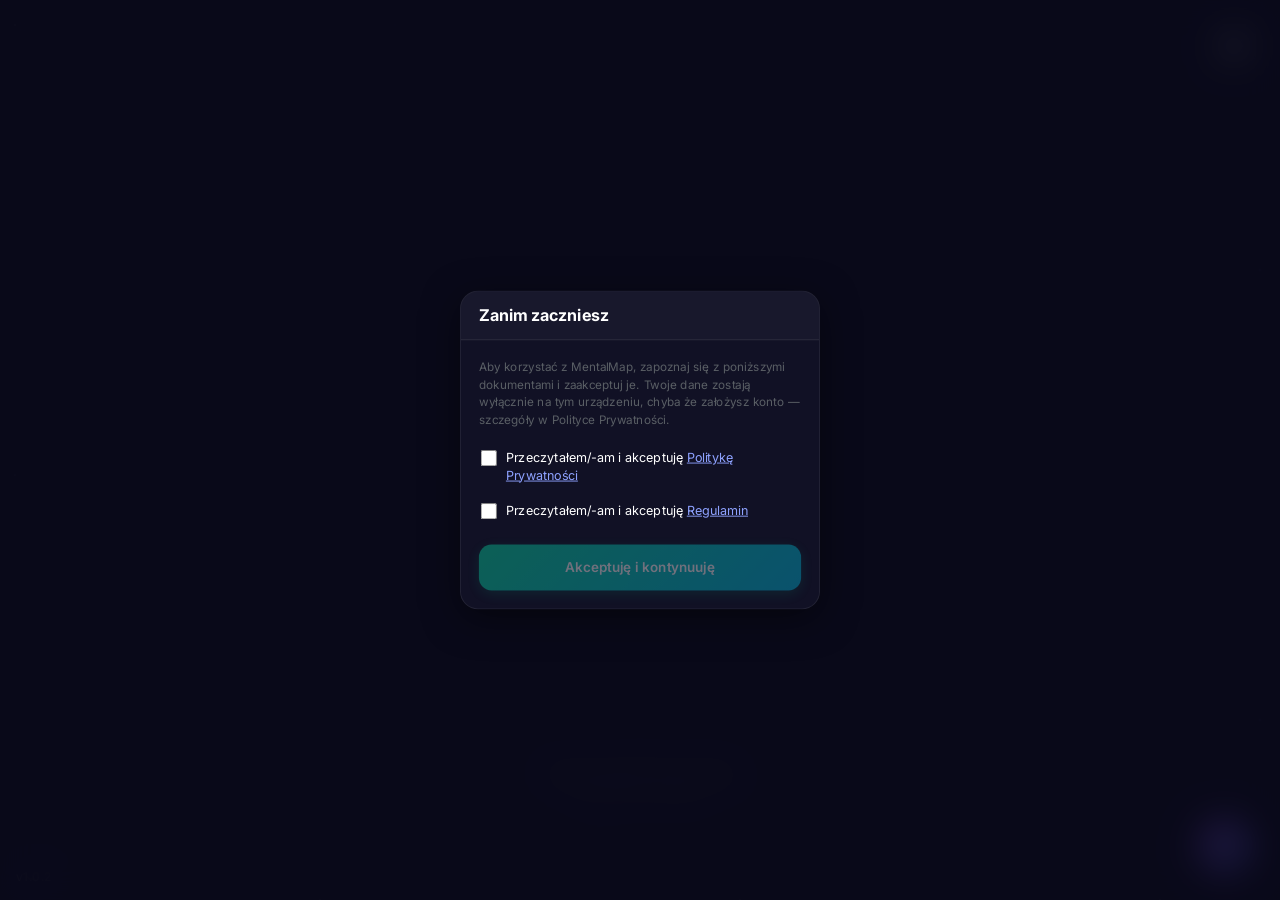
<file: index.html>
<!DOCTYPE html>
<html lang="pl">
<head>
    <meta charset="UTF-8">
    <meta name="viewport" content="width=device-width, initial-scale=1.0, maximum-scale=1.0, user-scalable=no">
    <meta name="description" content="MentalMap — Twoja mapa relacji w formie układu planetarnego. Określ bliskość swoich relacji.">
    <meta name="theme-color" content="#0a0a1a">
    <meta name="apple-mobile-web-app-capable" content="yes">
    <meta name="apple-mobile-web-app-status-bar-style" content="black-translucent">
    <title>MentalMap — Mapa Relacji</title>
    <link rel="manifest" href="manifest.json">
    <link rel="apple-touch-icon" href="icon-192.png">
    <link rel="preconnect" href="https://fonts.googleapis.com">
    <link rel="preconnect" href="https://fonts.gstatic.com" crossorigin>
    <link href="https://fonts.googleapis.com/css2?family=Inter:wght@300;400;500;600;700&display=swap" rel="stylesheet">
    <link rel="stylesheet" href="style.css?v=1.0.2">
</head>
<body>
    <script>
        if ('serviceWorker' in navigator) {
            window.addEventListener('load', () => {
                navigator.serviceWorker.register('./sw.js').catch(err => console.error('SW registration failed:', err));
            });
        }
    </script>

    <!-- Stars background layer -->
    <div id="stars-bg"></div>

    <!-- Map viewport for pan/zoom/tilt -->
    <div id="map-viewport">

    <!-- Main solar system view -->
    <div id="solar-system">
        <!-- Orbital rings: outer first (bottom), inner last (top) for correct click handling -->
        <div class="orbit-ring" data-level="0"></div>
        <div class="orbit-ring" data-level="1"></div>
        <div class="orbit-ring" data-level="2"></div>
        <div class="orbit-ring" data-level="3"></div>

        <!-- Individual orbit lines -->
        <div id="orbit-lines-container"></div>

        <!-- Sun (You) -->
        <div id="sun">
            <div class="sun-core"></div>
            <div class="sun-glow"></div>
        </div>

        <!-- Planets will be dynamically inserted here -->
        <div id="planets-container"></div>
    </div>

    <!-- Labels on a separate high z-index layer (outside solar-system for proper stacking) -->
    <div id="labels-container"></div>

    <!-- Planet action menus on the topmost layer, above labels, so they're never covered by a name -->
    <div id="planet-menu-container"></div>

    <!-- Level labels -->
    <div id="level-labels">
        <span class="level-label level-label--3">Poziom 3</span>
        <span class="level-label level-label--2">Poziom 2</span>
        <span class="level-label level-label--1">Poziom 1</span>
    </div>

    </div><!-- /map-viewport -->

    <!-- Ranking View -->
    <div id="ranking-view" class="hidden">
        <button type="button" class="btn-icon view-close-btn" id="btn-close-ranking" aria-label="Zamknij">
            <svg width="24" height="24" viewBox="0 0 24 24" fill="none">
                <path d="M18 6L6 18M6 6L18 18" stroke="currentColor" stroke-width="2" stroke-linecap="round" stroke-linejoin="round"/>
            </svg>
        </button>
        <h2 class="ranking-title">Ranking Relacji</h2>
        <div id="ranking-list"></div>
    </div>

    <!-- Stats View -->
    <div id="stats-view" class="hidden">
        <button type="button" class="btn-icon view-close-btn" id="btn-close-stats" aria-label="Zamknij">
            <svg width="24" height="24" viewBox="0 0 24 24" fill="none">
                <path d="M18 6L6 18M6 6L18 18" stroke="currentColor" stroke-width="2" stroke-linecap="round" stroke-linejoin="round"/>
            </svg>
        </button>
        <h2 class="stats-title">Statystyki Odpowiedzi</h2>
        <div id="stats-list"></div>
    </div>

    <!-- Icon menu: one hamburger toggle, three items revealed below it -->
    <nav id="icon-menu">
        <button id="btn-menu-toggle" class="btn-top" style="top: 24px;" aria-label="Menu" aria-expanded="false">
            <svg xmlns="http://www.w3.org/2000/svg" width="24" height="24" viewBox="0 0 24 24" fill="none" stroke="currentColor" stroke-width="2" stroke-linecap="round" stroke-linejoin="round">
                <line x1="3" y1="6" x2="21" y2="6"></line>
                <line x1="3" y1="12" x2="21" y2="12"></line>
                <line x1="3" y1="18" x2="21" y2="18"></line>
            </svg>
        </button>

        <!-- Toggle View Button -->
        <button id="btn-toggle-view" class="btn-top icon-menu-item" style="top: 76px;" aria-label="Ranking">
            <svg xmlns="http://www.w3.org/2000/svg" width="24" height="24" viewBox="0 0 24 24" fill="none" stroke="currentColor" stroke-width="2" stroke-linecap="round" stroke-linejoin="round">
                <line x1="8" y1="6" x2="21" y2="6"></line>
                <line x1="8" y1="12" x2="21" y2="12"></line>
                <line x1="8" y1="18" x2="21" y2="18"></line>
                <line x1="3" y1="6" x2="3.01" y2="6"></line>
                <line x1="3" y1="12" x2="3.01" y2="12"></line>
                <line x1="3" y1="18" x2="3.01" y2="18"></line>
            </svg>
        </button>

        <!-- Stats Button -->
        <button id="btn-stats" class="btn-top icon-menu-item" style="top: 128px;" aria-label="Statystyki">
            <svg xmlns="http://www.w3.org/2000/svg" width="24" height="24" viewBox="0 0 24 24" fill="none" stroke="currentColor" stroke-width="2" stroke-linecap="round" stroke-linejoin="round">
                <line x1="12" y1="20" x2="12" y2="10"></line>
                <line x1="18" y1="20" x2="18" y2="4"></line>
                <line x1="6" y1="20" x2="6" y2="16"></line>
            </svg>
        </button>

        <!-- Settings Button -->
        <button id="btn-settings" class="btn-top icon-menu-item" style="top: 180px;" aria-label="Ustawienia">
            <svg xmlns="http://www.w3.org/2000/svg" width="24" height="24" viewBox="0 0 24 24" fill="none" stroke="currentColor" stroke-width="2" stroke-linecap="round" stroke-linejoin="round">
                <circle cx="12" cy="12" r="3"></circle>
                <path d="M19.4 15a1.65 1.65 0 0 0 .33 1.82l.06.06a2 2 0 1 1-2.83 2.83l-.06-.06a1.65 1.65 0 0 0-1.82-.33 1.65 1.65 0 0 0-1 1.51V21a2 2 0 0 1-4 0v-.09A1.65 1.65 0 0 0 9 19.4a1.65 1.65 0 0 0-1.82.33l-.06.06a2 2 0 1 1-2.83-2.83l.06-.06a1.65 1.65 0 0 0 .33-1.82 1.65 1.65 0 0 0-1.51-1H3a2 2 0 0 1 0-4h.09A1.65 1.65 0 0 0 4.6 9a1.65 1.65 0 0 0-.33-1.82l-.06-.06a2 2 0 1 1 2.83-2.83l.06.06a1.65 1.65 0 0 0 1.82.33H9a1.65 1.65 0 0 0 1-1.51V3a2 2 0 0 1 4 0v.09a1.65 1.65 0 0 0 1 1.51 1.65 1.65 0 0 0 1.82-.33l.06-.06a2 2 0 1 1 2.83 2.83l-.06.06a1.65 1.65 0 0 0-.33 1.82V9a1.65 1.65 0 0 0 1.51 1H21a2 2 0 0 1 0 4h-.09a1.65 1.65 0 0 0-1.51 1z"></path>
            </svg>
        </button>
    </nav>

    <!-- Floating Action Button -->
    <button id="fab-add" aria-label="Dodaj nową osobę">
        <svg width="28" height="28" viewBox="0 0 28 28" fill="none">
            <path d="M14 4V24M4 14H24" stroke="white" stroke-width="2.5" stroke-linecap="round"/>
        </svg>
    </button>

    <!-- Survey Modal -->
    <div id="survey-modal" class="modal-overlay" aria-hidden="true">
        <div class="modal-container">
            <div class="modal-header">
                <h2 id="modal-title">Nowa relacja</h2>
                <button id="btn-cancel" class="btn-icon" aria-label="Zamknij">
                    <svg width="24" height="24" viewBox="0 0 24 24" fill="none">
                        <path d="M6 6L18 18M6 18L18 6" stroke="currentColor" stroke-width="2" stroke-linecap="round"/>
                    </svg>
                </button>
            </div>

            <form id="survey-form">
                <!-- Name input -->
                <div class="form-group name-group">
                    <label for="person-name" class="form-label">
                        <svg width="20" height="20" viewBox="0 0 20 20" fill="none" style="vertical-align: middle; margin-right: 6px;">
                            <circle cx="10" cy="7" r="4" stroke="currentColor" stroke-width="1.5" fill="none"/>
                            <path d="M2 18C2 14.5 5.5 12 10 12C14.5 12 18 14.5 18 18" stroke="currentColor" stroke-width="1.5" stroke-linecap="round" fill="none"/>
                        </svg>
                        Imię i nazwisko
                    </label>
                    <input type="text" id="person-name" placeholder="np. Jan Kowalski" required autocomplete="off">
                </div>

                <!-- Color picker -->
                <div class="form-group color-group">
                    <label class="form-label">
                        <svg width="20" height="20" viewBox="0 0 20 20" fill="none" style="vertical-align: middle; margin-right: 6px;">
                            <path d="M10 2a8 8 0 100 16 8 8 0 000-16z" stroke="currentColor" stroke-width="1.5"/>
                            <path d="M10 2c3.5 0 6 3.5 6 7.5s-2.5 7.5-6 7.5c-3.5 0-4-3-4-7.5C6 5.5 6.5 2 10 2z" stroke="currentColor" stroke-width="1.5"/>
                        </svg>
                        Kolor planety
                    </label>
                    <div id="color-picker" class="color-picker">
                        <!-- Swatches injected by JS -->
                    </div>
                </div>

                <!-- Alternative color method: personality (DISC / 4 colors) mini-survey.
                     Lives with the relationship-survey questions ("Edycja ankiety"), not
                     with the manual color picker above — its own edit surface. -->
                <div class="form-group personality-group">
                    <button type="button" id="btn-personality-color" class="settings-account-row personality-trigger-btn">
                        <span class="settings-account-row__icon">
                            <svg width="20" height="20" viewBox="0 0 20 20">
                                <path d="M10 10 L10 2 A8 8 0 0 1 18 10 Z" fill="#E53935"/>
                                <path d="M10 10 L18 10 A8 8 0 0 1 10 18 Z" fill="#FBC02D"/>
                                <path d="M10 10 L10 18 A8 8 0 0 1 2 10 Z" fill="#43A047"/>
                                <path d="M10 10 L2 10 A8 8 0 0 1 10 2 Z" fill="#1E88E5"/>
                            </svg>
                        </span>
                        <span class="settings-account-row__text">
                            <span class="settings-account-row__title">Kolor wg typu osobowości<span id="personality-color-dots" class="personality-color-dot-group"></span></span>
                            <span class="settings-account-row__hint" id="personality-color-hint">Rozwiąż mini-ankietę (8 pytań)</span>
                        </span>
                        <svg class="settings-account-row__chevron" width="18" height="18" viewBox="0 0 24 24" fill="none" stroke="currentColor" stroke-width="2" stroke-linecap="round" stroke-linejoin="round">
                            <path d="M9 18l6-6-6-6"></path>
                        </svg>
                    </button>
                </div>

                <!-- Questions will be dynamically generated by app.js -->
                <div id="questions-container"></div>
                
                <!-- Summary view injected by JS -->
                <div id="summary-container"></div>

                <!-- Score preview -->
                <div id="score-preview" class="score-preview">
                    <div class="score-preview__label">Wynik</div>
                    <div class="score-preview__value">
                        <span id="score-value">--</span><span class="score-preview__max">/39</span>
                    </div>
                    <div id="score-level" class="score-preview__level">Odpowiedz na wszystkie pytania</div>
                </div>

                <!-- Action buttons -->
                <div class="form-actions">
                    <button type="button" id="btn-delete" class="btn btn--delete" style="display: none;">
                        <svg width="18" height="18" viewBox="0 0 18 18" fill="none" style="vertical-align: middle; margin-right: 4px;">
                            <path d="M3 5H15M6 5V3.5C6 2.67 6.67 2 7.5 2H10.5C11.33 2 12 2.67 12 3.5V5M7 8V13M11 8V13M4 5L5 15.5C5 16.33 5.67 17 6.5 17H11.5C12.33 17 13 16.33 13 15.5L14 5" stroke="currentColor" stroke-width="1.5" stroke-linecap="round" stroke-linejoin="round"/>
                        </svg>
                        Usuń
                    </button>
                    <button type="submit" id="btn-save" class="btn btn--save">
                        <svg width="18" height="18" viewBox="0 0 18 18" fill="none" style="vertical-align: middle; margin-right: 4px;">
                            <path d="M4 9L7.5 12.5L14 5.5" stroke="currentColor" stroke-width="2" stroke-linecap="round" stroke-linejoin="round"/>
                        </svg>
                        Zapisz
                    </button>
                </div>
            </form>
        </div>
    </div>

    <!-- Personality (DISC / 4 colors) mini-survey modal — an alternative to the
         manual color picker above, opened from it. -->
    <div id="personality-modal" class="modal-overlay" aria-hidden="true">
        <div class="modal-container">
            <div class="modal-header">
                <h2>Ankieta osobowości <span id="personality-intro-name" class="personality-intro-name"></span></h2>
                <button type="button" id="btn-close-personality" class="btn-icon" aria-label="Zamknij">
                    <svg width="24" height="24" viewBox="0 0 24 24" fill="none">
                        <path d="M6 6L18 18M6 18L18 6" stroke="currentColor" stroke-width="2" stroke-linecap="round"/>
                    </svg>
                </button>
            </div>
            <form id="personality-form">
                <div id="personality-questions-container"></div>
                <div class="form-actions">
                    <button type="button" id="btn-personality-clear" class="btn backup-btn--secondary" style="display:none;">Wróć do ręcznego koloru</button>
                    <button type="submit" class="btn btn--save">Zatwierdź</button>
                </div>
            </form>
        </div>
    </div>

    <!-- Info modal -->
    <div id="info-modal" class="modal-overlay" aria-hidden="true">
        <div class="info-container">
            <div class="info-header">
                <h2 id="info-title">Poziom</h2>
                <button type="button" class="btn-icon" id="btn-close-info" aria-label="Zamknij">
                    <svg width="24" height="24" viewBox="0 0 24 24" fill="none">
                        <path d="M18 6L6 18M6 6L18 18" stroke="currentColor" stroke-width="2" stroke-linecap="round" stroke-linejoin="round"/>
                    </svg>
                </button>
            </div>
            <div class="info-content" id="info-content-text"></div>
        </div>
    </div>

    <!-- Account / cloud sync modal -->
    <div id="account-modal" class="modal-overlay" aria-hidden="true">
        <div class="info-container">
            <div class="info-header">
                <h2>Konto</h2>
                <button type="button" class="btn-icon" id="btn-close-account" aria-label="Zamknij">
                    <svg width="24" height="24" viewBox="0 0 24 24" fill="none">
                        <path d="M18 6L6 18M6 6L18 18" stroke="currentColor" stroke-width="2" stroke-linecap="round" stroke-linejoin="round"/>
                    </svg>
                </button>
            </div>
            <div class="info-content">

                <!-- Entry: signed out -->
                <div id="account-screen-entry">
                    <p class="backup-note">Twoje dane zostają wyłącznie na tym urządzeniu, chyba że się zalogujesz. Po zalogowaniu (e-mailem i hasłem albo przez Google) trafiają też do bezpiecznej bazy w chmurze, dostępnej tylko z Twojego konta — zalogowanie się na innym urządzeniu tym samym kontem od razu daje dostęp do Twoich danych, bez dodatkowych kodów.</p>

                    <button type="button" id="btn-google-signin" class="btn account-btn-google">
                        <svg width="18" height="18" viewBox="0 0 18 18" style="vertical-align: middle; margin-right: 8px;">
                            <path fill="#4285F4" d="M17.64 9.2c0-.64-.06-1.25-.16-1.84H9v3.48h4.84c-.21 1.13-.84 2.09-1.79 2.73v2.27h2.9c1.7-1.56 2.69-3.87 2.69-6.64z"/>
                            <path fill="#34A853" d="M9 18c2.43 0 4.47-.8 5.96-2.18l-2.9-2.27c-.8.54-1.83.86-3.06.86-2.35 0-4.34-1.59-5.05-3.72H.94v2.34C2.43 16.02 5.48 18 9 18z"/>
                            <path fill="#FBBC05" d="M3.95 10.69A5.4 5.4 0 013.68 9c0-.59.1-1.16.27-1.69V4.97H.94A9 9 0 000 9c0 1.45.35 2.83.94 4.03l3.01-2.34z"/>
                            <path fill="#EA4335" d="M9 3.58c1.32 0 2.5.45 3.44 1.35l2.58-2.58C13.46.89 11.43 0 9 0 5.48 0 2.43 1.98.94 4.97l3.01 2.34C4.66 5.17 6.65 3.58 9 3.58z"/>
                        </svg>
                        Kontynuuj z Google
                    </button>

                    <hr class="backup-sep">

                    <form id="account-email-form" autocomplete="on">
                        <div class="form-group">
                            <input type="email" id="account-email" class="account-input" placeholder="Adres e-mail" required autocomplete="email">
                        </div>
                        <div class="form-group">
                            <input type="password" id="account-password" class="account-input" placeholder="Hasło (min. 8 znaków)" required minlength="8" autocomplete="current-password">
                        </div>
                        <button type="button" id="btn-forgot-password" class="link-btn">Zapomniałeś/aś hasła?</button>
                        <div class="account-merge-choices">
                            <button type="submit" id="btn-email-signin" class="btn btn--save backup-btn">Zaloguj</button>
                            <button type="button" id="btn-email-signup" class="btn backup-btn backup-btn--secondary">Załóż konto</button>
                        </div>
                    </form>
                </div>

                <!-- Awaiting email verification -->
                <div id="account-screen-verify" hidden>
                    <p class="backup-note">Wysłaliśmy link aktywacyjny na adres <strong id="account-verify-email"></strong>. Kliknij go, a potem wróć tutaj.</p>
                    <button type="button" id="btn-check-verified" class="btn btn--save backup-btn">Sprawdź ponownie</button>
                    <button type="button" id="btn-resend-verification" class="btn backup-btn backup-btn--secondary">Wyślij link ponownie</button>
                    <button type="button" id="btn-verify-sign-out" class="btn backup-btn backup-btn--secondary">Wyloguj</button>
                </div>

                <!-- Signed in -->
                <div id="account-screen-signed-in" hidden>
                    <p class="backup-note">Zalogowano jako <strong id="account-signed-in-email"></strong>.</p>
                    <div class="backup-stat"><span id="account-sync-status">Synchronizacja aktywna</span></div>
                    <!-- Only ever shown alongside an active sync error (see
                         refreshAccountSignedInScreen) — a one-off safety net for
                         when the cloud copy can't be trusted, not a routine backup
                         flow. -->
                    <button type="button" id="btn-download-backup" class="btn backup-btn backup-btn--secondary" hidden>Zapisz kopię zapasową na urządzeniu</button>
                    <!-- Emergency recovery counterpart to the button above — always
                         available here (not gated behind an active sync error, since
                         picking a file is itself a deliberate action, not something
                         that can spam anyone) so a previously-downloaded backup can
                         be reloaded and re-pushed to the account if cloud data was
                         ever lost or never synced correctly. -->
                    <input type="file" id="input-restore-backup" accept="application/json" hidden>
                    <button type="button" id="btn-restore-backup" class="btn backup-btn backup-btn--secondary">Wczytaj kopię zapasową z pliku</button>
                    <button type="button" id="btn-sign-out" class="btn backup-btn backup-btn--secondary">Wyloguj</button>
                </div>

                <div id="account-status" class="backup-status" hidden></div>
            </div>
        </div>
    </div>

    <!-- Settings modal -->
    <div id="settings-modal" class="modal-overlay" aria-hidden="true">
        <div class="info-container">
            <div class="info-header">
                <h2>Ustawienia</h2>
                <button type="button" class="btn-icon" id="btn-close-settings" aria-label="Zamknij">
                    <svg width="24" height="24" viewBox="0 0 24 24" fill="none">
                        <path d="M18 6L6 18M6 6L18 18" stroke="currentColor" stroke-width="2" stroke-linecap="round" stroke-linejoin="round"/>
                    </svg>
                </button>
            </div>
            <div class="info-content">

                <button type="button" id="btn-open-account" class="settings-account-row">
                    <span class="settings-account-row__icon">
                        <svg width="20" height="20" viewBox="0 0 24 24" fill="none" stroke="currentColor" stroke-width="2" stroke-linecap="round" stroke-linejoin="round">
                            <circle cx="12" cy="8" r="4"></circle>
                            <path d="M4 21c0-4 3.5-7 8-7s8 3 8 7"></path>
                        </svg>
                    </span>
                    <span class="settings-account-row__text">
                        <span class="settings-account-row__title" id="settings-account-title">Zaloguj się</span>
                        <span class="settings-account-row__hint" id="settings-account-hint">Zapewni Ci to kopię zapasową na innych urządzeniach</span>
                    </span>
                    <svg class="settings-account-row__chevron" width="18" height="18" viewBox="0 0 24 24" fill="none" stroke="currentColor" stroke-width="2" stroke-linecap="round" stroke-linejoin="round">
                        <path d="M9 18l6-6-6-6"></path>
                    </svg>
                </button>

                <hr class="backup-sep">

                <p class="settings-section-label">Widok mapy</p>
                <label class="settings-checkbox-row">
                    <input type="checkbox" id="chk-show-level-colors" checked>
                    <span>Pokaż kolory poziomów i etykiety (Poziom 1/2/3)</span>
                </label>
                <label class="settings-checkbox-row">
                    <input type="checkbox" id="chk-show-trajectories" checked>
                    <span>Pokaż trajektorie planet</span>
                </label>

                <hr class="backup-sep">

                <p class="settings-section-label">Dokumenty</p>
                <a href="./privacy-policy.html" target="_blank" rel="noopener" class="link-btn settings-doc-link">Polityka Prywatności</a>
                <a href="./terms.html" target="_blank" rel="noopener" class="link-btn settings-doc-link">Regulamin</a>

            </div>
        </div>
    </div>

    <!-- Consent modal: gates use of the app until Privacy Policy + Terms are
         accepted. Deliberately not dismissible (no close button, no
         backdrop-click-to-close, no Escape) until the user accepts — see
         ensureConsentGate() in app.js. -->
    <div id="consent-modal" class="modal-overlay consent-modal" aria-hidden="true">
        <div class="info-container">
            <div class="info-header">
                <h2>Zanim zaczniesz</h2>
            </div>
            <div class="info-content">
                <p class="backup-note">Aby korzystać z MentalMap, zapoznaj się z poniższymi dokumentami i zaakceptuj je. Twoje dane zostają wyłącznie na tym urządzeniu, chyba że założysz konto — szczegóły w Polityce Prywatności.</p>

                <label class="settings-checkbox-row consent-checkbox-row">
                    <input type="checkbox" id="chk-consent-privacy">
                    <span>Przeczytałem/-am i akceptuję <a href="./privacy-policy.html" target="_blank" rel="noopener">Politykę Prywatności</a></span>
                </label>
                <label class="settings-checkbox-row consent-checkbox-row">
                    <input type="checkbox" id="chk-consent-terms">
                    <span>Przeczytałem/-am i akceptuję <a href="./terms.html" target="_blank" rel="noopener">Regulamin</a></span>
                </label>

                <div class="form-actions consent-actions">
                    <button type="button" id="btn-consent-accept" class="btn btn--save" disabled>Akceptuję i kontynuuję</button>
                </div>
            </div>
        </div>
    </div>

    <!-- Empty state message -->
    <div id="empty-state">
        <p>Dodaj swoją pierwszą relację</p>
        <p class="empty-state__hint">Kliknij <strong>+</strong> aby rozpocząć</p>
    </div>

    <div id="app-version">v1.0.2</div>
    <script src="app.js?v=1.0.2"></script>
</body>
</html>
</file>
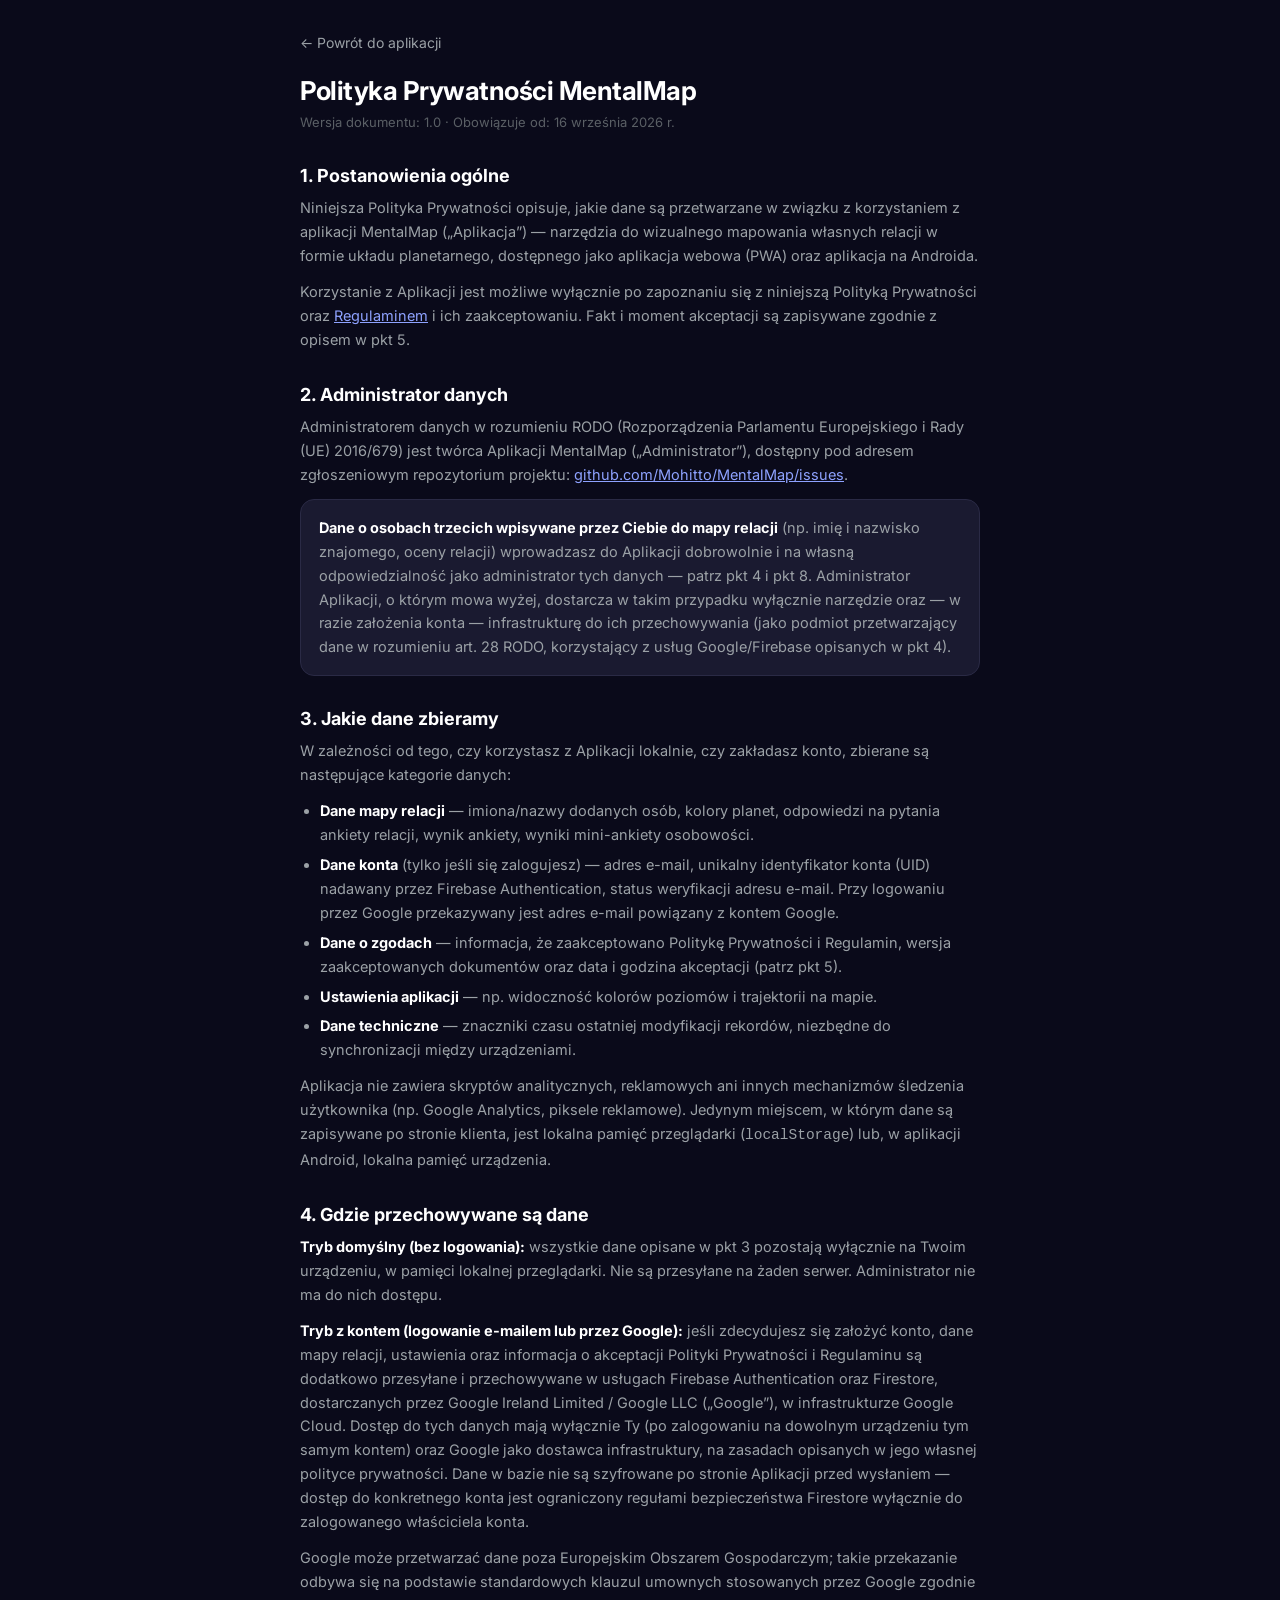
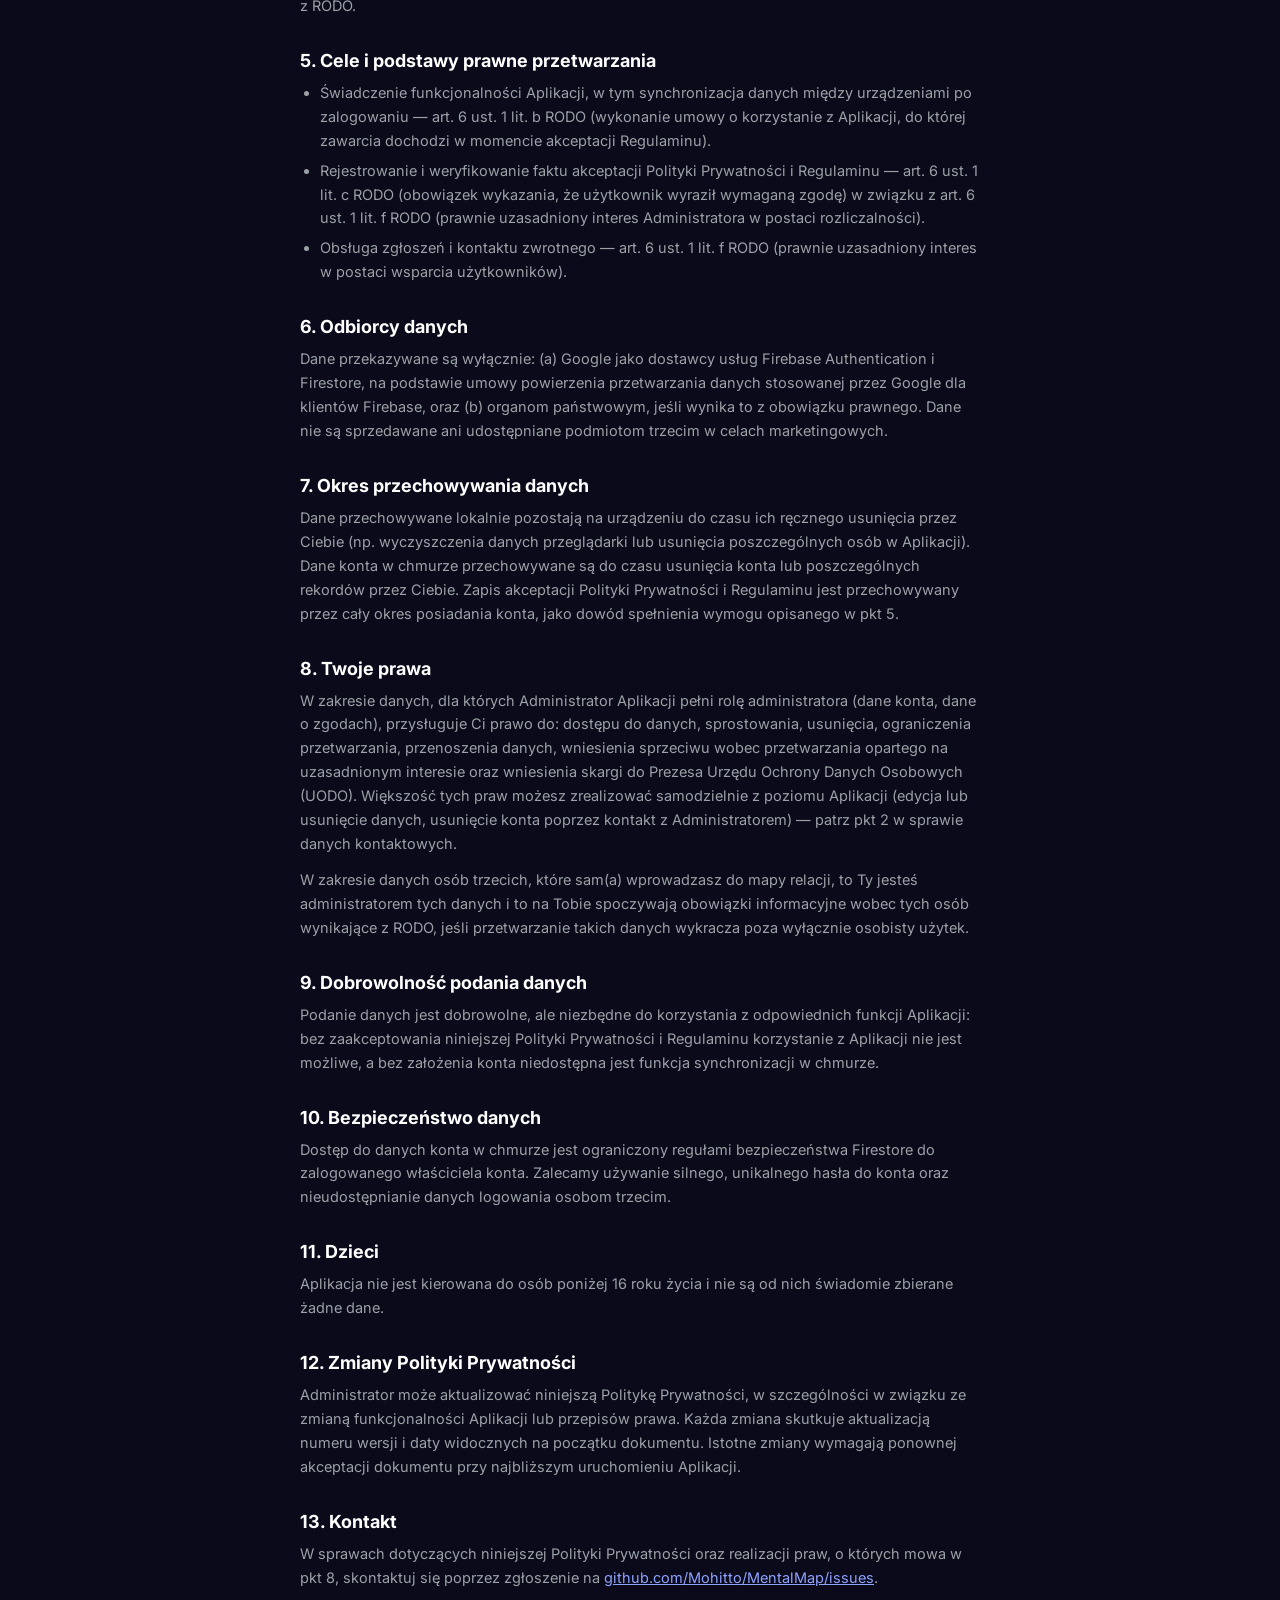
<file: privacy-policy.html>
<!DOCTYPE html>
<html lang="pl">
<head>
<meta charset="UTF-8">
<meta name="viewport" content="width=device-width, initial-scale=1.0">
<meta name="theme-color" content="#0a0a1a">
<title>Polityka Prywatności — MentalMap</title>
<link rel="apple-touch-icon" href="icon-192.png">
<link rel="preconnect" href="https://fonts.googleapis.com">
<link rel="preconnect" href="https://fonts.gstatic.com" crossorigin>
<link href="https://fonts.googleapis.com/css2?family=Inter:wght@300;400;500;600;700&display=swap" rel="stylesheet">
<style>
  :root {
    --bg-color: #0a0a1a;
    --text-primary: #ffffff;
    --text-secondary: #9ba1a6;
    --text-muted: #5a5f65;
    --card-bg: #1a1a30;
    --input-border: #2a2a45;
    --accent: #4361ee;
  }
  * { box-sizing: border-box; }
  html, body {
    margin: 0;
    background: var(--bg-color);
    color: var(--text-primary);
    font-family: 'Inter', -apple-system, BlinkMacSystemFont, sans-serif;
    -webkit-font-smoothing: antialiased;
  }
  .doc-wrap {
    max-width: 720px;
    margin: 0 auto;
    padding: 32px 20px 80px;
  }
  .doc-back {
    display: inline-flex;
    align-items: center;
    gap: 6px;
    color: var(--text-secondary);
    text-decoration: none;
    font-size: 14px;
    margin-bottom: 24px;
  }
  .doc-back:hover { color: var(--text-primary); }
  h1 {
    font-size: 26px;
    font-weight: 700;
    letter-spacing: -0.5px;
    margin: 0 0 6px;
  }
  .doc-meta {
    font-size: 13px;
    color: var(--text-muted);
    margin-bottom: 32px;
  }
  h2 {
    font-size: 18px;
    font-weight: 700;
    margin: 32px 0 10px;
    color: var(--text-primary);
  }
  p, li {
    font-size: 14.5px;
    line-height: 1.65;
    color: var(--text-secondary);
  }
  p { margin: 0 0 12px; }
  ul { margin: 0 0 12px; padding-left: 20px; }
  li { margin-bottom: 6px; }
  strong { color: var(--text-primary); }
  a { color: #8ea2ff; }
  .doc-card {
    background: var(--card-bg);
    border: 1px solid var(--input-border);
    border-radius: 14px;
    padding: 16px 18px;
    margin: 0 0 12px;
  }
  .doc-card p:last-child { margin-bottom: 0; }
</style>
</head>
<body>
<div class="doc-wrap">
  <a class="doc-back" href="./index.html">&larr; Powrót do aplikacji</a>
  <h1>Polityka Prywatności MentalMap</h1>
  <p class="doc-meta">Wersja dokumentu: 1.0 · Obowiązuje od: 16 września 2026 r.</p>

  <h2>1. Postanowienia ogólne</h2>
  <p>Niniejsza Polityka Prywatności opisuje, jakie dane są przetwarzane w związku z korzystaniem z aplikacji MentalMap („Aplikacja”) — narzędzia do wizualnego mapowania własnych relacji w formie układu planetarnego, dostępnego jako aplikacja webowa (PWA) oraz aplikacja na Androida.</p>
  <p>Korzystanie z Aplikacji jest możliwe wyłącznie po zapoznaniu się z niniejszą Polityką Prywatności oraz <a href="./terms.html">Regulaminem</a> i ich zaakceptowaniu. Fakt i moment akceptacji są zapisywane zgodnie z opisem w pkt 5.</p>

  <h2>2. Administrator danych</h2>
  <p>Administratorem danych w rozumieniu RODO (Rozporządzenia Parlamentu Europejskiego i Rady (UE) 2016/679) jest twórca Aplikacji MentalMap („Administrator”), dostępny pod adresem zgłoszeniowym repozytorium projektu: <a href="https://github.com/Mohitto/MentalMap/issues" target="_blank" rel="noopener">github.com/Mohitto/MentalMap/issues</a>.</p>
  <div class="doc-card">
    <p><strong>Dane o osobach trzecich wpisywane przez Ciebie do mapy relacji</strong> (np. imię i nazwisko znajomego, oceny relacji) wprowadzasz do Aplikacji dobrowolnie i na własną odpowiedzialność jako administrator tych danych — patrz pkt 4 i pkt 8. Administrator Aplikacji, o którym mowa wyżej, dostarcza w takim przypadku wyłącznie narzędzie oraz — w razie założenia konta — infrastrukturę do ich przechowywania (jako podmiot przetwarzający dane w rozumieniu art. 28 RODO, korzystający z usług Google/Firebase opisanych w pkt 4).</p>
  </div>

  <h2>3. Jakie dane zbieramy</h2>
  <p>W zależności od tego, czy korzystasz z Aplikacji lokalnie, czy zakładasz konto, zbierane są następujące kategorie danych:</p>
  <ul>
    <li><strong>Dane mapy relacji</strong> — imiona/nazwy dodanych osób, kolory planet, odpowiedzi na pytania ankiety relacji, wynik ankiety, wyniki mini-ankiety osobowości.</li>
    <li><strong>Dane konta</strong> (tylko jeśli się zalogujesz) — adres e-mail, unikalny identyfikator konta (UID) nadawany przez Firebase Authentication, status weryfikacji adresu e-mail. Przy logowaniu przez Google przekazywany jest adres e-mail powiązany z kontem Google.</li>
    <li><strong>Dane o zgodach</strong> — informacja, że zaakceptowano Politykę Prywatności i Regulamin, wersja zaakceptowanych dokumentów oraz data i godzina akceptacji (patrz pkt 5).</li>
    <li><strong>Ustawienia aplikacji</strong> — np. widoczność kolorów poziomów i trajektorii na mapie.</li>
    <li><strong>Dane techniczne</strong> — znaczniki czasu ostatniej modyfikacji rekordów, niezbędne do synchronizacji między urządzeniami.</li>
  </ul>
  <p>Aplikacja nie zawiera skryptów analitycznych, reklamowych ani innych mechanizmów śledzenia użytkownika (np. Google Analytics, piksele reklamowe). Jedynym miejscem, w którym dane są zapisywane po stronie klienta, jest lokalna pamięć przeglądarki (<code>localStorage</code>) lub, w aplikacji Android, lokalna pamięć urządzenia.</p>

  <h2>4. Gdzie przechowywane są dane</h2>
  <p><strong>Tryb domyślny (bez logowania):</strong> wszystkie dane opisane w pkt 3 pozostają wyłącznie na Twoim urządzeniu, w pamięci lokalnej przeglądarki. Nie są przesyłane na żaden serwer. Administrator nie ma do nich dostępu.</p>
  <p><strong>Tryb z kontem (logowanie e-mailem lub przez Google):</strong> jeśli zdecydujesz się założyć konto, dane mapy relacji, ustawienia oraz informacja o akceptacji Polityki Prywatności i Regulaminu są dodatkowo przesyłane i przechowywane w usługach Firebase Authentication oraz Firestore, dostarczanych przez Google Ireland Limited / Google LLC („Google”), w infrastrukturze Google Cloud. Dostęp do tych danych mają wyłącznie Ty (po zalogowaniu na dowolnym urządzeniu tym samym kontem) oraz Google jako dostawca infrastruktury, na zasadach opisanych w jego własnej polityce prywatności. Dane w bazie nie są szyfrowane po stronie Aplikacji przed wysłaniem — dostęp do konkretnego konta jest ograniczony regułami bezpieczeństwa Firestore wyłącznie do zalogowanego właściciela konta.</p>
  <p>Google może przetwarzać dane poza Europejskim Obszarem Gospodarczym; takie przekazanie odbywa się na podstawie standardowych klauzul umownych stosowanych przez Google zgodnie z RODO.</p>

  <h2>5. Cele i podstawy prawne przetwarzania</h2>
  <ul>
    <li>Świadczenie funkcjonalności Aplikacji, w tym synchronizacja danych między urządzeniami po zalogowaniu — art. 6 ust. 1 lit. b RODO (wykonanie umowy o korzystanie z Aplikacji, do której zawarcia dochodzi w momencie akceptacji Regulaminu).</li>
    <li>Rejestrowanie i weryfikowanie faktu akceptacji Polityki Prywatności i Regulaminu — art. 6 ust. 1 lit. c RODO (obowiązek wykazania, że użytkownik wyraził wymaganą zgodę) w związku z art. 6 ust. 1 lit. f RODO (prawnie uzasadniony interes Administratora w postaci rozliczalności).</li>
    <li>Obsługa zgłoszeń i kontaktu zwrotnego — art. 6 ust. 1 lit. f RODO (prawnie uzasadniony interes w postaci wsparcia użytkowników).</li>
  </ul>

  <h2>6. Odbiorcy danych</h2>
  <p>Dane przekazywane są wyłącznie: (a) Google jako dostawcy usług Firebase Authentication i Firestore, na podstawie umowy powierzenia przetwarzania danych stosowanej przez Google dla klientów Firebase, oraz (b) organom państwowym, jeśli wynika to z obowiązku prawnego. Dane nie są sprzedawane ani udostępniane podmiotom trzecim w celach marketingowych.</p>

  <h2>7. Okres przechowywania danych</h2>
  <p>Dane przechowywane lokalnie pozostają na urządzeniu do czasu ich ręcznego usunięcia przez Ciebie (np. wyczyszczenia danych przeglądarki lub usunięcia poszczególnych osób w Aplikacji). Dane konta w chmurze przechowywane są do czasu usunięcia konta lub poszczególnych rekordów przez Ciebie. Zapis akceptacji Polityki Prywatności i Regulaminu jest przechowywany przez cały okres posiadania konta, jako dowód spełnienia wymogu opisanego w pkt 5.</p>

  <h2>8. Twoje prawa</h2>
  <p>W zakresie danych, dla których Administrator Aplikacji pełni rolę administratora (dane konta, dane o zgodach), przysługuje Ci prawo do: dostępu do danych, sprostowania, usunięcia, ograniczenia przetwarzania, przenoszenia danych, wniesienia sprzeciwu wobec przetwarzania opartego na uzasadnionym interesie oraz wniesienia skargi do Prezesa Urzędu Ochrony Danych Osobowych (UODO). Większość tych praw możesz zrealizować samodzielnie z poziomu Aplikacji (edycja lub usunięcie danych, usunięcie konta poprzez kontakt z Administratorem) — patrz pkt 2 w sprawie danych kontaktowych.</p>
  <p>W zakresie danych osób trzecich, które sam(a) wprowadzasz do mapy relacji, to Ty jesteś administratorem tych danych i to na Tobie spoczywają obowiązki informacyjne wobec tych osób wynikające z RODO, jeśli przetwarzanie takich danych wykracza poza wyłącznie osobisty użytek.</p>

  <h2>9. Dobrowolność podania danych</h2>
  <p>Podanie danych jest dobrowolne, ale niezbędne do korzystania z odpowiednich funkcji Aplikacji: bez zaakceptowania niniejszej Polityki Prywatności i Regulaminu korzystanie z Aplikacji nie jest możliwe, a bez założenia konta niedostępna jest funkcja synchronizacji w chmurze.</p>

  <h2>10. Bezpieczeństwo danych</h2>
  <p>Dostęp do danych konta w chmurze jest ograniczony regułami bezpieczeństwa Firestore do zalogowanego właściciela konta. Zalecamy używanie silnego, unikalnego hasła do konta oraz nieudostępnianie danych logowania osobom trzecim.</p>

  <h2>11. Dzieci</h2>
  <p>Aplikacja nie jest kierowana do osób poniżej 16 roku życia i nie są od nich świadomie zbierane żadne dane.</p>

  <h2>12. Zmiany Polityki Prywatności</h2>
  <p>Administrator może aktualizować niniejszą Politykę Prywatności, w szczególności w związku ze zmianą funkcjonalności Aplikacji lub przepisów prawa. Każda zmiana skutkuje aktualizacją numeru wersji i daty widocznych na początku dokumentu. Istotne zmiany wymagają ponownej akceptacji dokumentu przy najbliższym uruchomieniu Aplikacji.</p>

  <h2>13. Kontakt</h2>
  <p>W sprawach dotyczących niniejszej Polityki Prywatności oraz realizacji praw, o których mowa w pkt 8, skontaktuj się poprzez zgłoszenie na <a href="https://github.com/Mohitto/MentalMap/issues" target="_blank" rel="noopener">github.com/Mohitto/MentalMap/issues</a>.</p>
</div>
</body>
</html>
</file>
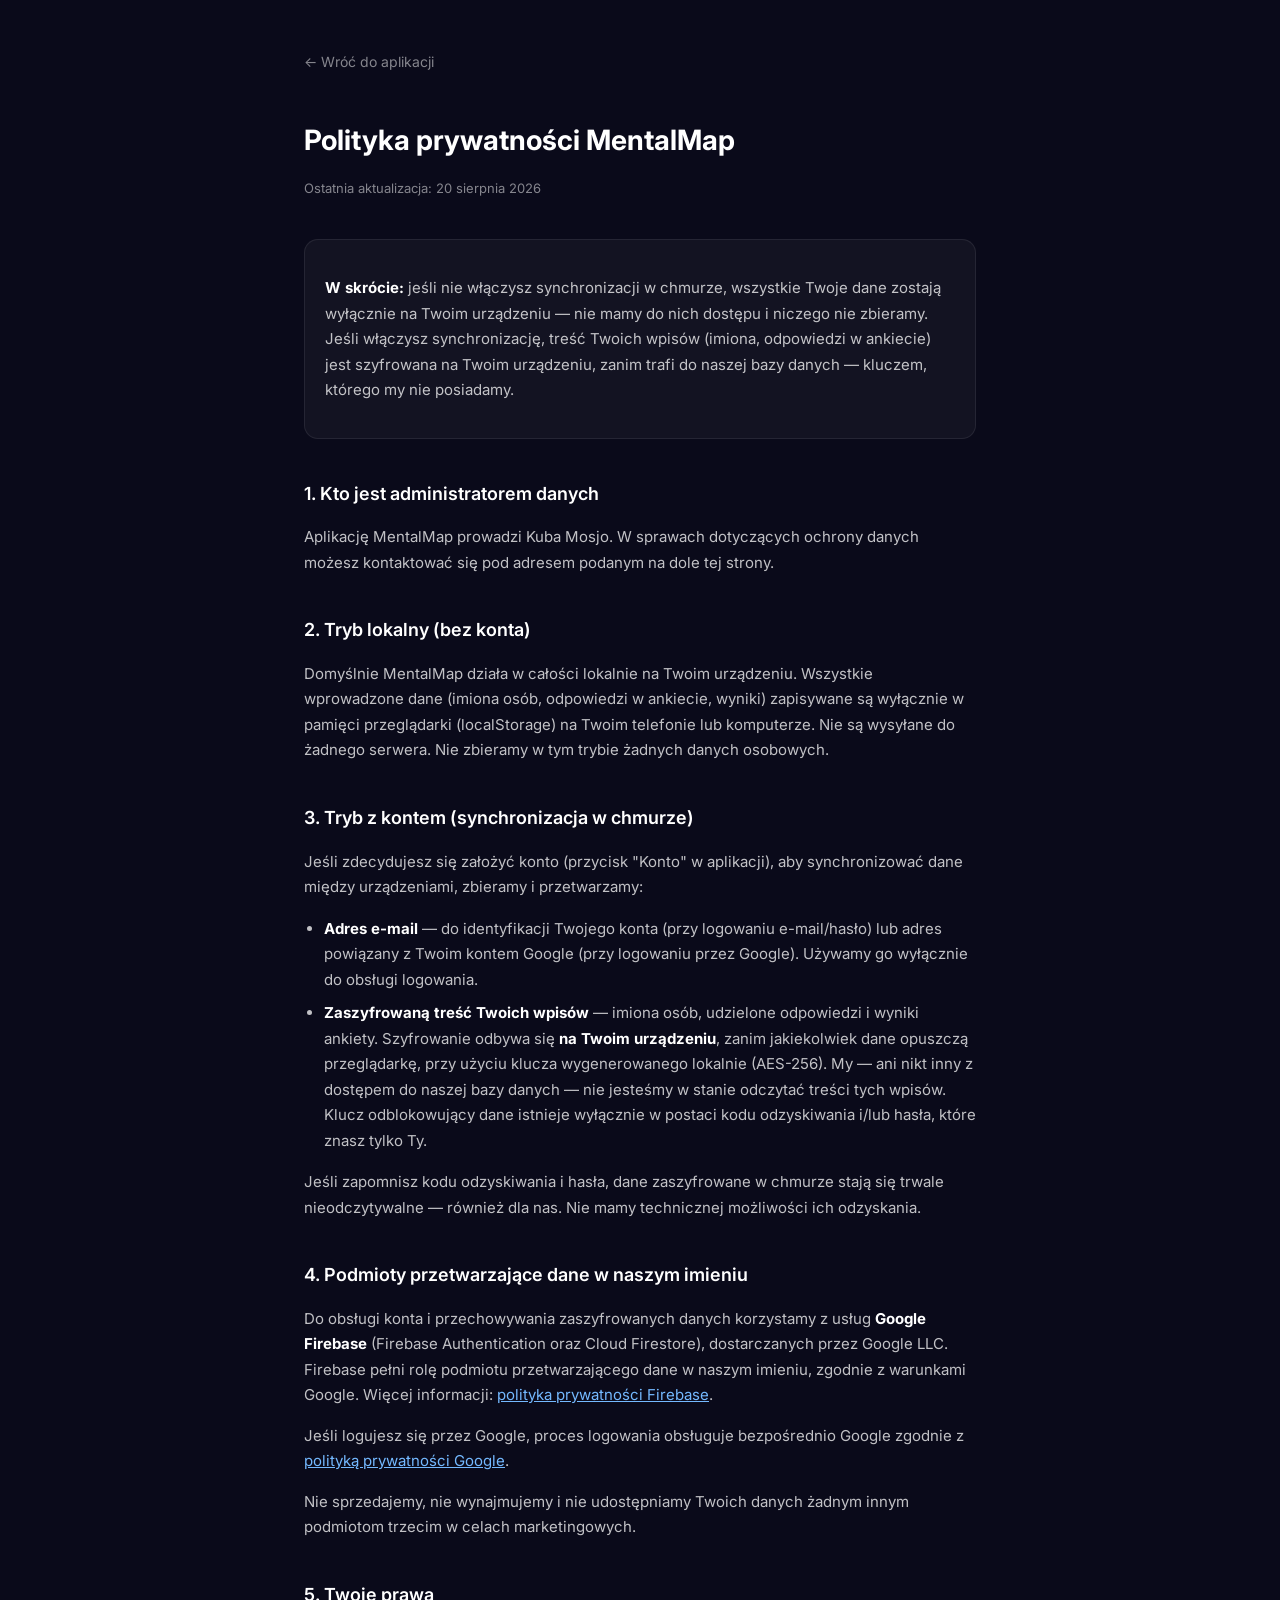
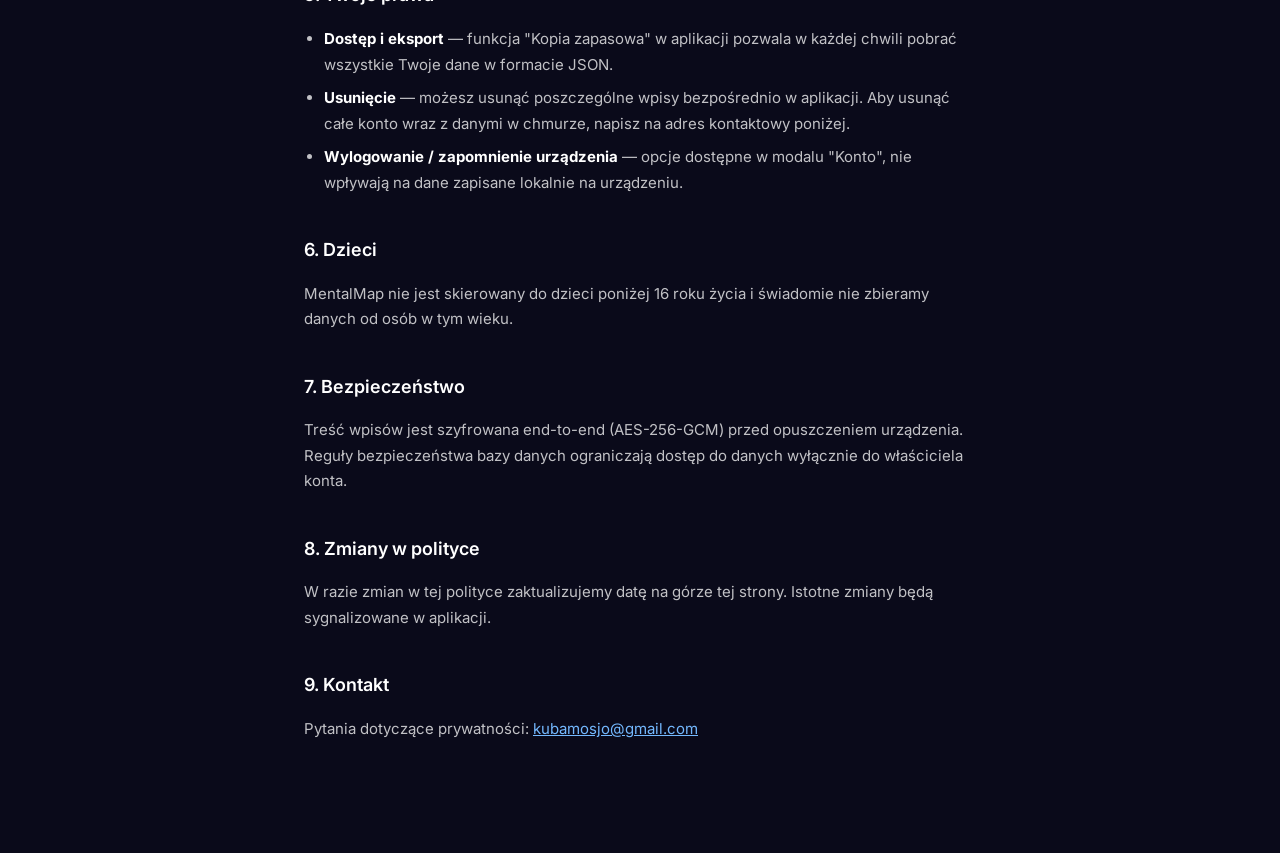
<file: privacy.html>
<!DOCTYPE html>
<html lang="pl">
<head>
    <meta charset="UTF-8">
    <meta name="viewport" content="width=device-width, initial-scale=1.0">
    <title>Polityka prywatności — MentalMap</title>
    <link href="https://fonts.googleapis.com/css2?family=Inter:wght@300;400;500;600;700&display=swap" rel="stylesheet">
    <style>
        :root {
            --bg-color: #0a0a1a;
            --text-primary: #ffffff;
            --text-secondary: rgba(255, 255, 255, 0.75);
            --text-muted: rgba(255, 255, 255, 0.5);
            --card-bg: rgba(255, 255, 255, 0.04);
            --card-border: rgba(255, 255, 255, 0.08);
        }
        * { box-sizing: border-box; }
        body {
            margin: 0;
            background: var(--bg-color);
            color: var(--text-secondary);
            font-family: 'Inter', sans-serif;
            line-height: 1.7;
        }
        main {
            max-width: 720px;
            margin: 0 auto;
            padding: 48px 24px 96px;
        }
        h1 {
            color: var(--text-primary);
            font-size: 28px;
            font-weight: 700;
            margin-bottom: 4px;
        }
        .updated {
            color: var(--text-muted);
            font-size: 13px;
            margin-bottom: 40px;
        }
        h2 {
            color: var(--text-primary);
            font-size: 18px;
            font-weight: 600;
            margin-top: 40px;
            margin-bottom: 12px;
        }
        p, li { font-size: 15px; }
        ul { padding-left: 20px; }
        li { margin-bottom: 8px; }
        .card {
            background: var(--card-bg);
            border: 1px solid var(--card-border);
            border-radius: 14px;
            padding: 20px;
            margin: 16px 0;
        }
        a { color: #74b9ff; }
        strong { color: var(--text-primary); }
        .back {
            display: inline-block;
            margin-bottom: 24px;
            color: var(--text-muted);
            text-decoration: none;
            font-size: 14px;
        }
        .back:hover { color: var(--text-primary); }
    </style>
</head>
<body>
    <main>
        <a class="back" href="./">← Wróć do aplikacji</a>
        <h1>Polityka prywatności MentalMap</h1>
        <p class="updated">Ostatnia aktualizacja: 20 sierpnia 2026</p>

        <div class="card">
            <p><strong>W skrócie:</strong> jeśli nie włączysz synchronizacji w chmurze, wszystkie Twoje dane zostają wyłącznie na Twoim urządzeniu — nie mamy do nich dostępu i niczego nie zbieramy. Jeśli włączysz synchronizację, treść Twoich wpisów (imiona, odpowiedzi w ankiecie) jest szyfrowana na Twoim urządzeniu, zanim trafi do naszej bazy danych — kluczem, którego my nie posiadamy.</p>
        </div>

        <h2>1. Kto jest administratorem danych</h2>
        <p>Aplikację MentalMap prowadzi Kuba Mosjo. W sprawach dotyczących ochrony danych możesz kontaktować się pod adresem podanym na dole tej strony.</p>

        <h2>2. Tryb lokalny (bez konta)</h2>
        <p>Domyślnie MentalMap działa w całości lokalnie na Twoim urządzeniu. Wszystkie wprowadzone dane (imiona osób, odpowiedzi w ankiecie, wyniki) zapisywane są wyłącznie w pamięci przeglądarki (localStorage) na Twoim telefonie lub komputerze. Nie są wysyłane do żadnego serwera. Nie zbieramy w tym trybie żadnych danych osobowych.</p>

        <h2>3. Tryb z kontem (synchronizacja w chmurze)</h2>
        <p>Jeśli zdecydujesz się założyć konto (przycisk "Konto" w aplikacji), aby synchronizować dane między urządzeniami, zbieramy i przetwarzamy:</p>
        <ul>
            <li><strong>Adres e-mail</strong> — do identyfikacji Twojego konta (przy logowaniu e-mail/hasło) lub adres powiązany z Twoim kontem Google (przy logowaniu przez Google). Używamy go wyłącznie do obsługi logowania.</li>
            <li><strong>Zaszyfrowaną treść Twoich wpisów</strong> — imiona osób, udzielone odpowiedzi i wyniki ankiety. Szyfrowanie odbywa się <strong>na Twoim urządzeniu</strong>, zanim jakiekolwiek dane opuszczą przeglądarkę, przy użyciu klucza wygenerowanego lokalnie (AES-256). My — ani nikt inny z dostępem do naszej bazy danych — nie jesteśmy w stanie odczytać treści tych wpisów. Klucz odblokowujący dane istnieje wyłącznie w postaci kodu odzyskiwania i/lub hasła, które znasz tylko Ty.</li>
        </ul>
        <p>Jeśli zapomnisz kodu odzyskiwania i hasła, dane zaszyfrowane w chmurze stają się trwale nieodczytywalne — również dla nas. Nie mamy technicznej możliwości ich odzyskania.</p>

        <h2>4. Podmioty przetwarzające dane w naszym imieniu</h2>
        <p>Do obsługi konta i przechowywania zaszyfrowanych danych korzystamy z usług <strong>Google Firebase</strong> (Firebase Authentication oraz Cloud Firestore), dostarczanych przez Google LLC. Firebase pełni rolę podmiotu przetwarzającego dane w naszym imieniu, zgodnie z warunkami Google. Więcej informacji: <a href="https://firebase.google.com/support/privacy" target="_blank" rel="noopener">polityka prywatności Firebase</a>.</p>
        <p>Jeśli logujesz się przez Google, proces logowania obsługuje bezpośrednio Google zgodnie z <a href="https://policies.google.com/privacy" target="_blank" rel="noopener">polityką prywatności Google</a>.</p>
        <p>Nie sprzedajemy, nie wynajmujemy i nie udostępniamy Twoich danych żadnym innym podmiotom trzecim w celach marketingowych.</p>

        <h2>5. Twoje prawa</h2>
        <ul>
            <li><strong>Dostęp i eksport</strong> — funkcja "Kopia zapasowa" w aplikacji pozwala w każdej chwili pobrać wszystkie Twoje dane w formacie JSON.</li>
            <li><strong>Usunięcie</strong> — możesz usunąć poszczególne wpisy bezpośrednio w aplikacji. Aby usunąć całe konto wraz z danymi w chmurze, napisz na adres kontaktowy poniżej.</li>
            <li><strong>Wylogowanie / zapomnienie urządzenia</strong> — opcje dostępne w modalu "Konto", nie wpływają na dane zapisane lokalnie na urządzeniu.</li>
        </ul>

        <h2>6. Dzieci</h2>
        <p>MentalMap nie jest skierowany do dzieci poniżej 16 roku życia i świadomie nie zbieramy danych od osób w tym wieku.</p>

        <h2>7. Bezpieczeństwo</h2>
        <p>Treść wpisów jest szyfrowana end-to-end (AES-256-GCM) przed opuszczeniem urządzenia. Reguły bezpieczeństwa bazy danych ograniczają dostęp do danych wyłącznie do właściciela konta.</p>

        <h2>8. Zmiany w polityce</h2>
        <p>W razie zmian w tej polityce zaktualizujemy datę na górze tej strony. Istotne zmiany będą sygnalizowane w aplikacji.</p>

        <h2>9. Kontakt</h2>
        <p>Pytania dotyczące prywatności: <a href="mailto:kubamosjo@gmail.com">kubamosjo@gmail.com</a></p>
    </main>
</body>
</html>
</file>
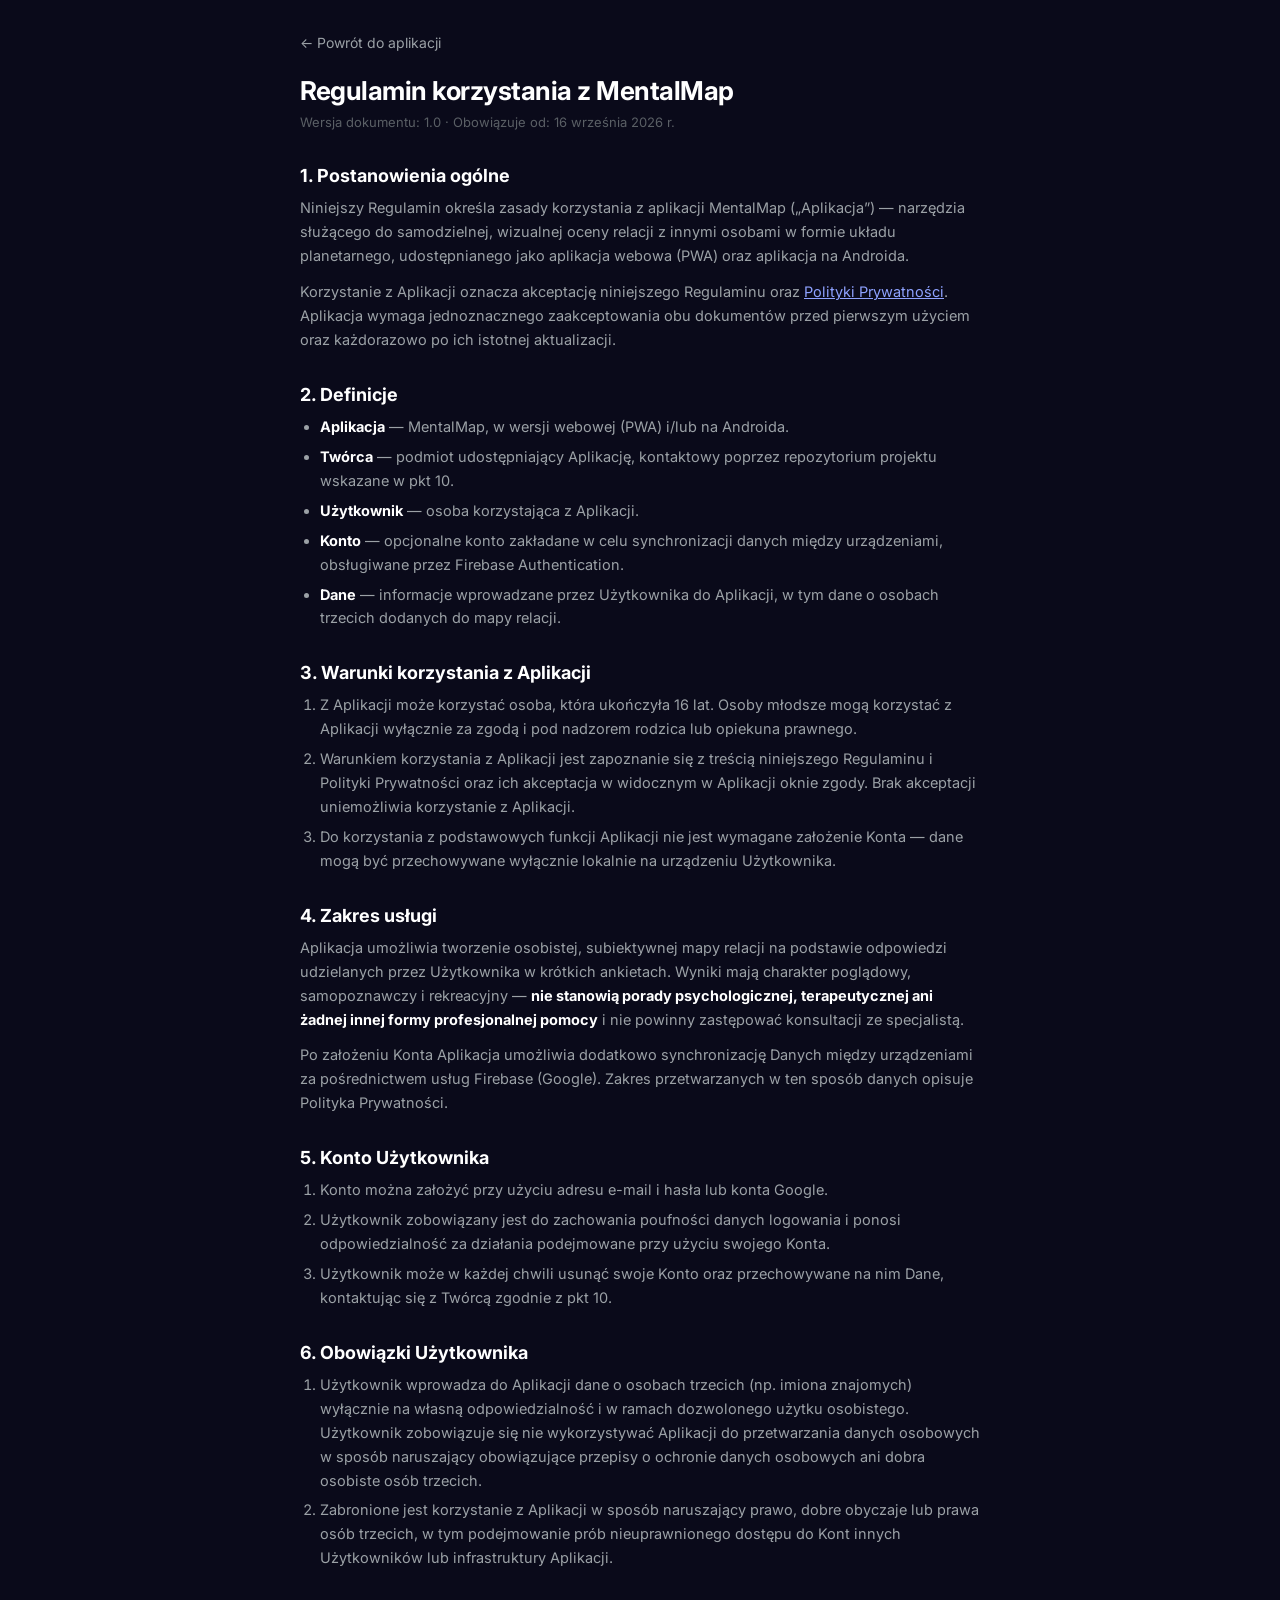
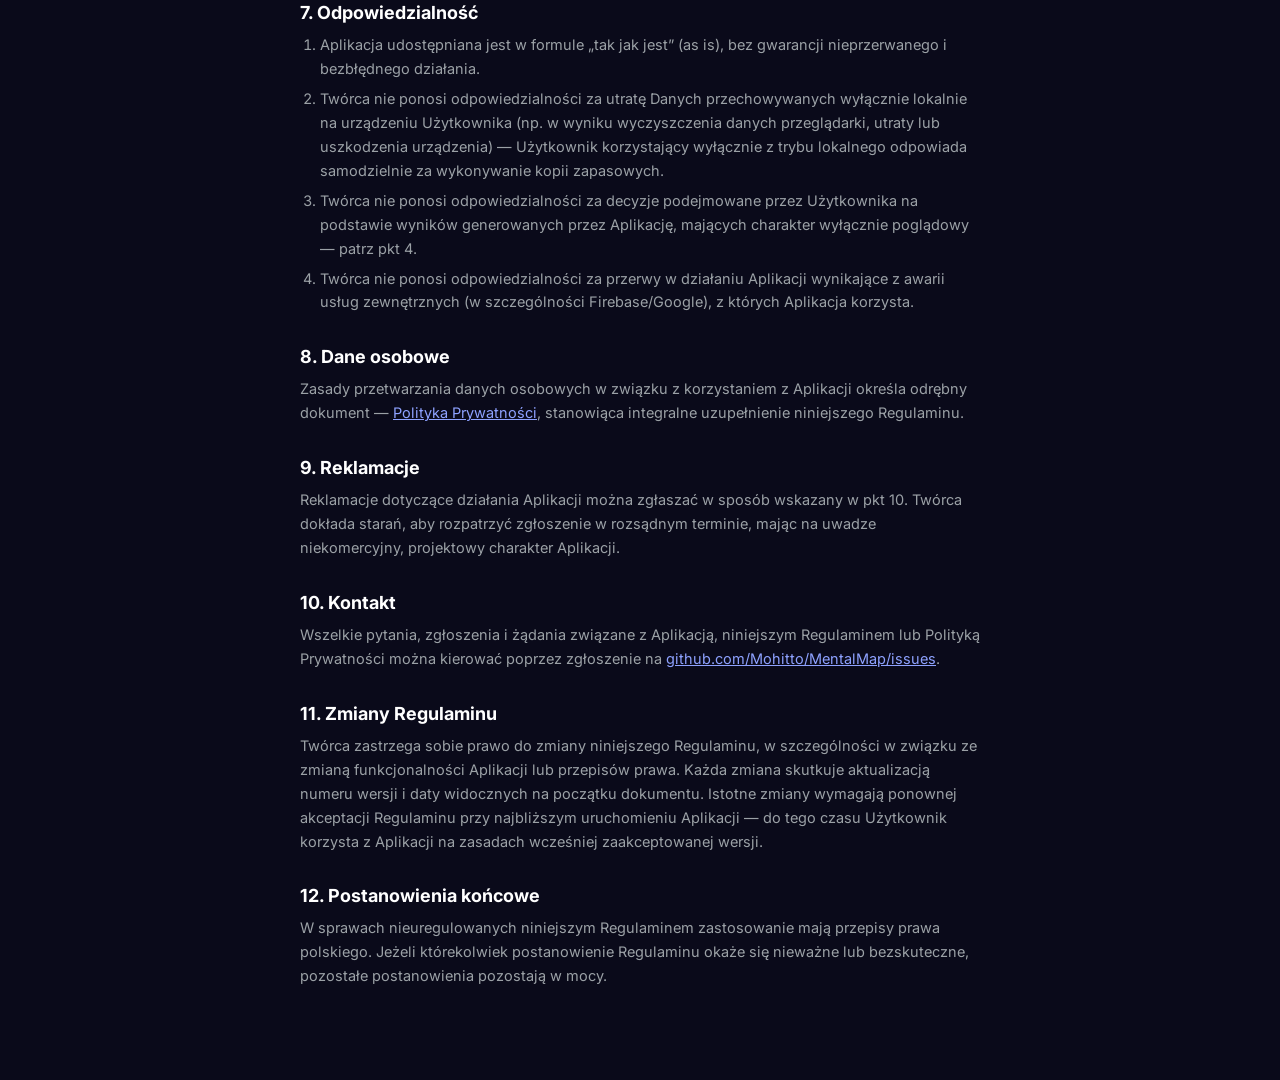
<file: terms.html>
<!DOCTYPE html>
<html lang="pl">
<head>
<meta charset="UTF-8">
<meta name="viewport" content="width=device-width, initial-scale=1.0">
<meta name="theme-color" content="#0a0a1a">
<title>Regulamin — MentalMap</title>
<link rel="apple-touch-icon" href="icon-192.png">
<link rel="preconnect" href="https://fonts.googleapis.com">
<link rel="preconnect" href="https://fonts.gstatic.com" crossorigin>
<link href="https://fonts.googleapis.com/css2?family=Inter:wght@300;400;500;600;700&display=swap" rel="stylesheet">
<style>
  :root {
    --bg-color: #0a0a1a;
    --text-primary: #ffffff;
    --text-secondary: #9ba1a6;
    --text-muted: #5a5f65;
    --card-bg: #1a1a30;
    --input-border: #2a2a45;
  }
  * { box-sizing: border-box; }
  html, body {
    margin: 0;
    background: var(--bg-color);
    color: var(--text-primary);
    font-family: 'Inter', -apple-system, BlinkMacSystemFont, sans-serif;
    -webkit-font-smoothing: antialiased;
  }
  .doc-wrap {
    max-width: 720px;
    margin: 0 auto;
    padding: 32px 20px 80px;
  }
  .doc-back {
    display: inline-flex;
    align-items: center;
    gap: 6px;
    color: var(--text-secondary);
    text-decoration: none;
    font-size: 14px;
    margin-bottom: 24px;
  }
  .doc-back:hover { color: var(--text-primary); }
  h1 {
    font-size: 26px;
    font-weight: 700;
    letter-spacing: -0.5px;
    margin: 0 0 6px;
  }
  .doc-meta {
    font-size: 13px;
    color: var(--text-muted);
    margin-bottom: 32px;
  }
  h2 {
    font-size: 18px;
    font-weight: 700;
    margin: 32px 0 10px;
    color: var(--text-primary);
  }
  p, li {
    font-size: 14.5px;
    line-height: 1.65;
    color: var(--text-secondary);
  }
  p { margin: 0 0 12px; }
  ul, ol { margin: 0 0 12px; padding-left: 20px; }
  li { margin-bottom: 6px; }
  strong { color: var(--text-primary); }
  a { color: #8ea2ff; }
  .doc-card {
    background: var(--card-bg);
    border: 1px solid var(--input-border);
    border-radius: 14px;
    padding: 16px 18px;
    margin: 0 0 12px;
  }
  .doc-card p:last-child { margin-bottom: 0; }
</style>
</head>
<body>
<div class="doc-wrap">
  <a class="doc-back" href="./index.html">&larr; Powrót do aplikacji</a>
  <h1>Regulamin korzystania z MentalMap</h1>
  <p class="doc-meta">Wersja dokumentu: 1.0 · Obowiązuje od: 16 września 2026 r.</p>

  <h2>1. Postanowienia ogólne</h2>
  <p>Niniejszy Regulamin określa zasady korzystania z aplikacji MentalMap („Aplikacja”) — narzędzia służącego do samodzielnej, wizualnej oceny relacji z innymi osobami w formie układu planetarnego, udostępnianego jako aplikacja webowa (PWA) oraz aplikacja na Androida.</p>
  <p>Korzystanie z Aplikacji oznacza akceptację niniejszego Regulaminu oraz <a href="./privacy-policy.html">Polityki Prywatności</a>. Aplikacja wymaga jednoznacznego zaakceptowania obu dokumentów przed pierwszym użyciem oraz każdorazowo po ich istotnej aktualizacji.</p>

  <h2>2. Definicje</h2>
  <ul>
    <li><strong>Aplikacja</strong> — MentalMap, w wersji webowej (PWA) i/lub na Androida.</li>
    <li><strong>Twórca</strong> — podmiot udostępniający Aplikację, kontaktowy poprzez repozytorium projektu wskazane w pkt 10.</li>
    <li><strong>Użytkownik</strong> — osoba korzystająca z Aplikacji.</li>
    <li><strong>Konto</strong> — opcjonalne konto zakładane w celu synchronizacji danych między urządzeniami, obsługiwane przez Firebase Authentication.</li>
    <li><strong>Dane</strong> — informacje wprowadzane przez Użytkownika do Aplikacji, w tym dane o osobach trzecich dodanych do mapy relacji.</li>
  </ul>

  <h2>3. Warunki korzystania z Aplikacji</h2>
  <ol>
    <li>Z Aplikacji może korzystać osoba, która ukończyła 16 lat. Osoby młodsze mogą korzystać z Aplikacji wyłącznie za zgodą i pod nadzorem rodzica lub opiekuna prawnego.</li>
    <li>Warunkiem korzystania z Aplikacji jest zapoznanie się z treścią niniejszego Regulaminu i Polityki Prywatności oraz ich akceptacja w widocznym w Aplikacji oknie zgody. Brak akceptacji uniemożliwia korzystanie z Aplikacji.</li>
    <li>Do korzystania z podstawowych funkcji Aplikacji nie jest wymagane założenie Konta — dane mogą być przechowywane wyłącznie lokalnie na urządzeniu Użytkownika.</li>
  </ol>

  <h2>4. Zakres usługi</h2>
  <p>Aplikacja umożliwia tworzenie osobistej, subiektywnej mapy relacji na podstawie odpowiedzi udzielanych przez Użytkownika w krótkich ankietach. Wyniki mają charakter poglądowy, samopoznawczy i rekreacyjny — <strong>nie stanowią porady psychologicznej, terapeutycznej ani żadnej innej formy profesjonalnej pomocy</strong> i nie powinny zastępować konsultacji ze specjalistą.</p>
  <p>Po założeniu Konta Aplikacja umożliwia dodatkowo synchronizację Danych między urządzeniami za pośrednictwem usług Firebase (Google). Zakres przetwarzanych w ten sposób danych opisuje Polityka Prywatności.</p>

  <h2>5. Konto Użytkownika</h2>
  <ol>
    <li>Konto można założyć przy użyciu adresu e-mail i hasła lub konta Google.</li>
    <li>Użytkownik zobowiązany jest do zachowania poufności danych logowania i ponosi odpowiedzialność za działania podejmowane przy użyciu swojego Konta.</li>
    <li>Użytkownik może w każdej chwili usunąć swoje Konto oraz przechowywane na nim Dane, kontaktując się z Twórcą zgodnie z pkt 10.</li>
  </ol>

  <h2>6. Obowiązki Użytkownika</h2>
  <ol>
    <li>Użytkownik wprowadza do Aplikacji dane o osobach trzecich (np. imiona znajomych) wyłącznie na własną odpowiedzialność i w ramach dozwolonego użytku osobistego. Użytkownik zobowiązuje się nie wykorzystywać Aplikacji do przetwarzania danych osobowych w sposób naruszający obowiązujące przepisy o ochronie danych osobowych ani dobra osobiste osób trzecich.</li>
    <li>Zabronione jest korzystanie z Aplikacji w sposób naruszający prawo, dobre obyczaje lub prawa osób trzecich, w tym podejmowanie prób nieuprawnionego dostępu do Kont innych Użytkowników lub infrastruktury Aplikacji.</li>
  </ol>

  <h2>7. Odpowiedzialność</h2>
  <ol>
    <li>Aplikacja udostępniana jest w formule „tak jak jest” (as is), bez gwarancji nieprzerwanego i bezbłędnego działania.</li>
    <li>Twórca nie ponosi odpowiedzialności za utratę Danych przechowywanych wyłącznie lokalnie na urządzeniu Użytkownika (np. w wyniku wyczyszczenia danych przeglądarki, utraty lub uszkodzenia urządzenia) — Użytkownik korzystający wyłącznie z trybu lokalnego odpowiada samodzielnie za wykonywanie kopii zapasowych.</li>
    <li>Twórca nie ponosi odpowiedzialności za decyzje podejmowane przez Użytkownika na podstawie wyników generowanych przez Aplikację, mających charakter wyłącznie poglądowy — patrz pkt 4.</li>
    <li>Twórca nie ponosi odpowiedzialności za przerwy w działaniu Aplikacji wynikające z awarii usług zewnętrznych (w szczególności Firebase/Google), z których Aplikacja korzysta.</li>
  </ol>

  <h2>8. Dane osobowe</h2>
  <p>Zasady przetwarzania danych osobowych w związku z korzystaniem z Aplikacji określa odrębny dokument — <a href="./privacy-policy.html">Polityka Prywatności</a>, stanowiąca integralne uzupełnienie niniejszego Regulaminu.</p>

  <h2>9. Reklamacje</h2>
  <p>Reklamacje dotyczące działania Aplikacji można zgłaszać w sposób wskazany w pkt 10. Twórca dokłada starań, aby rozpatrzyć zgłoszenie w rozsądnym terminie, mając na uwadze niekomercyjny, projektowy charakter Aplikacji.</p>

  <h2>10. Kontakt</h2>
  <p>Wszelkie pytania, zgłoszenia i żądania związane z Aplikacją, niniejszym Regulaminem lub Polityką Prywatności można kierować poprzez zgłoszenie na <a href="https://github.com/Mohitto/MentalMap/issues" target="_blank" rel="noopener">github.com/Mohitto/MentalMap/issues</a>.</p>

  <h2>11. Zmiany Regulaminu</h2>
  <p>Twórca zastrzega sobie prawo do zmiany niniejszego Regulaminu, w szczególności w związku ze zmianą funkcjonalności Aplikacji lub przepisów prawa. Każda zmiana skutkuje aktualizacją numeru wersji i daty widocznych na początku dokumentu. Istotne zmiany wymagają ponownej akceptacji Regulaminu przy najbliższym uruchomieniu Aplikacji — do tego czasu Użytkownik korzysta z Aplikacji na zasadach wcześniej zaakceptowanej wersji.</p>

  <h2>12. Postanowienia końcowe</h2>
  <p>W sprawach nieuregulowanych niniejszym Regulaminem zastosowanie mają przepisy prawa polskiego. Jeżeli którekolwiek postanowienie Regulaminu okaże się nieważne lub bezskuteczne, pozostałe postanowienia pozostają w mocy.</p>
</div>
</body>
</html>
</file>
<file: style.css>
@import url('https://fonts.googleapis.com/css2?family=Inter:wght@300;400;500;600;700&display=swap');

:root {
  --bg-color: #0a0a1a;
  --text-primary: #ffffff;
  --text-secondary: #9ba1a6;
  --text-muted: #5a5f65;

  --sun-glow: rgba(255, 170, 0, 0.8);
  --sun-core: #ffcc00;

  --level-1-color: #ef4444;
  --level-2-color: #f59e0b;
  --level-3-color: #22c55e;

  --ring-1: rgba(239, 68, 68, 0.25);
  --ring-2: rgba(245, 158, 11, 0.25);
  --ring-3: rgba(34, 197, 94, 0.25);

  --fab-bg: linear-gradient(135deg, #7b2cbf, #4361ee);
  --fab-shadow: rgba(123, 44, 191, 0.5);

  --modal-bg: rgba(10, 10, 26, 0.85);
  --modal-surface: #111125;
  --modal-border: rgba(255, 255, 255, 0.08);
  --card-bg: #1a1a30;
  --card-bg-hover: #22223a;
  --card-selected: rgba(67, 97, 238, 0.12);
  --card-selected-border: #4361ee;
  --input-bg: #141423;
  --input-border: #2a2a45;

  --btn-save: linear-gradient(135deg, #06d6a0, #00b4d8);
  --btn-save: linear-gradient(135deg, #06d6a0, #00b4d8);
  --btn-delete: linear-gradient(135deg, #ef476f, #d90429);

  --planet-size: 9.5px;
}

*, *::before, *::after {
  box-sizing: border-box;
  margin: 0;
  padding: 0;
  -webkit-tap-highlight-color: transparent;
}

html, body {
  width: 100%;
  height: 100dvh;
  overflow: hidden;
  font-family: 'Inter', -apple-system, BlinkMacSystemFont, sans-serif;
  background-color: var(--bg-color);
  color: var(--text-primary);
  -webkit-font-smoothing: antialiased;
  -moz-osx-font-smoothing: grayscale;
}

/* â•â•â•â•â•â•â•â•â•â•â•â•â•â•â•â•â•â•â•â•â•â•â•â•â•â•â•â•â•â•â•â•â•â•â•â•â•â•â•â•â•â•â•
   STARFIELD BACKGROUND
   â•â•â•â•â•â•â•â•â•â•â•â•â•â•â•â•â•â•â•â•â•â•â•â•â•â•â•â•â•â•â•â•â•â•â•â•â•â•â•â•â•â•â• */

#stars-bg {
  position: fixed;
  top: 0;
  left: 0;
  width: 100%;
  height: 100%;
  z-index: 0;
  overflow: hidden;
}

#stars-bg::before,
#stars-bg::after {
  content: '';
  position: absolute;
  top: 0;
  left: 0;
  width: 200%;
  height: 200%;
}

#stars-bg::before {
  background-image:
    radial-gradient(1px 1px at 15px 25px, rgba(255,255,255,0.8), transparent),
    radial-gradient(1.5px 1.5px at 80px 50px, rgba(255,255,255,0.6), transparent),
    radial-gradient(1px 1px at 150px 120px, rgba(255,255,255,0.7), transparent),
    radial-gradient(2px 2px at 200px 80px, rgba(255,255,255,0.5), transparent),
    radial-gradient(1px 1px at 270px 160px, rgba(255,255,255,0.9), transparent),
    radial-gradient(1.5px 1.5px at 330px 30px, rgba(255,255,255,0.4), transparent),
    radial-gradient(1px 1px at 50px 200px, rgba(255,255,255,0.6), transparent),
    radial-gradient(2px 2px at 120px 270px, rgba(255,255,255,0.5), transparent),
    radial-gradient(1px 1px at 190px 220px, rgba(255,255,255,0.8), transparent),
    radial-gradient(1.5px 1.5px at 260px 300px, rgba(255,255,255,0.6), transparent),
    radial-gradient(1px 1px at 340px 240px, rgba(255,255,255,0.7), transparent),
    radial-gradient(1px 1px at 100px 340px, rgba(255,255,255,0.5), transparent),
    radial-gradient(1.5px 1.5px at 220px 380px, rgba(255,255,255,0.6), transparent),
    radial-gradient(2px 2px at 300px 330px, rgba(255,255,255,0.4), transparent),
    radial-gradient(1px 1px at 40px 400px, rgba(255,255,255,0.7), transparent);
  background-size: 380px 450px;
  animation: drift-stars 80s linear infinite;
}

#stars-bg::after {
  background-image:
    radial-gradient(1.5px 1.5px at 60px 60px, rgba(200,220,255,0.6), transparent),
    radial-gradient(1px 1px at 140px 40px, rgba(255,230,200,0.5), transparent),
    radial-gradient(2px 2px at 250px 150px, rgba(200,200,255,0.4), transparent),
    radial-gradient(1px 1px at 320px 100px, rgba(255,255,220,0.6), transparent),
    radial-gradient(1.5px 1.5px at 30px 170px, rgba(220,240,255,0.5), transparent),
    radial-gradient(1px 1px at 180px 300px, rgba(255,200,200,0.4), transparent),
    radial-gradient(1.5px 1.5px at 90px 260px, rgba(200,255,230,0.5), transparent),
    radial-gradient(2px 2px at 280px 350px, rgba(230,200,255,0.3), transparent),
    radial-gradient(1px 1px at 160px 180px, rgba(255,255,200,0.5), transparent),
    radial-gradient(1px 1px at 350px 280px, rgba(200,230,255,0.6), transparent);
  background-size: 420px 400px;
  animation: drift-stars 120s linear infinite reverse;
  opacity: 0.7;
}

@keyframes drift-stars {
  from { transform: translate(0, 0); }
  to { transform: translate(-380px, -450px); }
}

/* Twinkling overlay */
#stars-bg .twinkle {
  position: absolute;
  width: 100%;
  height: 100%;
  animation: twinkle 4s ease-in-out infinite alternate;
}

@keyframes twinkle {
  0% { opacity: 0.6; }
  100% { opacity: 1; }
}

/* ═══════════════════════════════════════════
   MAP VIEWPORT (pan/zoom/tilt wrapper)
   ═══════════════════════════════════════════ */

#map-viewport {
  position: fixed;
  top: 0;
  left: 0;
  width: 100%;
  height: 100%;
  z-index: 1;
  transform-origin: center center;
  perspective: 1200px;
  will-change: transform;
  cursor: grab;
}

/* ═══════════════════════════════════════════
   SOLAR SYSTEM CONTAINER
   ═══════════════════════════════════════════ */

#solar-system {
  position: relative;
  width: 100%;
  height: 100%;
  display: flex;
  align-items: center;
  justify-content: center;
}

/* ═══════════════════════════════════════════
   SUN
   ═══════════════════════════════════════════ */

#sun {
  position: absolute;
  display: flex;
  flex-direction: column;
  align-items: center;
  z-index: 10;
}

.sun-core {
  width: 56px;
  height: 56px;
  border-radius: 50%;
  background: radial-gradient(circle at 35% 35%, #fff8e0 0%, var(--sun-core) 50%, #ff9500 100%);
  box-shadow:
    0 0 20px 8px rgba(255, 200, 0, 0.6),
    0 0 50px 15px rgba(255, 170, 0, 0.3),
    0 0 80px 30px rgba(255, 130, 0, 0.15),
    inset 0 0 12px rgba(255, 255, 255, 0.5);
  animation: sun-pulse 3s ease-in-out infinite alternate;
  position: relative;
}

.sun-core::after {
  content: '';
  position: absolute;
  top: -15px;
  left: -15px;
  right: -15px;
  bottom: -15px;
  border-radius: 50%;
  background: radial-gradient(circle, rgba(255, 200, 0, 0.15) 0%, transparent 70%);
  animation: sun-halo 4s ease-in-out infinite alternate;
}

.sun-glow {
  position: absolute;
  width: 120px;
  height: 120px;
  border-radius: 50%;
  background: radial-gradient(circle, rgba(255, 200, 0, 0.08) 0%, transparent 70%);
  animation: sun-halo 5s ease-in-out infinite alternate-reverse;
  pointer-events: none;
}

@keyframes sun-pulse {
  0% {
    transform: scale(0.95);
    box-shadow:
      0 0 20px 8px rgba(255, 200, 0, 0.5),
      0 0 40px 12px rgba(255, 170, 0, 0.2),
      0 0 60px 20px rgba(255, 130, 0, 0.1),
      inset 0 0 12px rgba(255, 255, 255, 0.5);
  }
  100% {
    transform: scale(1.05);
    box-shadow:
      0 0 30px 12px rgba(255, 200, 0, 0.7),
      0 0 60px 20px rgba(255, 170, 0, 0.35),
      0 0 100px 40px rgba(255, 130, 0, 0.2),
      inset 0 0 15px rgba(255, 255, 255, 0.6);
  }
}

@keyframes sun-halo {
  0% { transform: scale(1); opacity: 0.5; }
  100% { transform: scale(1.3); opacity: 1; }
}

.sun-label {
  margin-top: 8px;
  font-size: 11px;
  font-weight: 600;
  letter-spacing: 1px;
  text-transform: uppercase;
  color: rgba(255, 200, 100, 0.8);
  text-shadow: 0 0 10px rgba(255, 200, 0, 0.5);
}

/* â•â•â•â•â•â•â•â•â•â•â•â•â•â•â•â•â•â•â•â•â•â•â•â•â•â•â•â•â•â•â•â•â•â•â•â•â•â•â•â•â•â•â•
   ORBITAL RINGS
   â•â•â•â•â•â•â•â•â•â•â•â•â•â•â•â•â•â•â•â•â•â•â•â•â•â•â•â•â•â•â•â•â•â•â•â•â•â•â•â•â•â•â• */

.orbit-ring {
  position: absolute;
  border-radius: 50%;
  border: none;
  pointer-events: auto;
  cursor: pointer;
  transition: filter 0.2s;
  z-index: 1;
}

.orbit-ring:hover {
  filter: brightness(1.3);
}

.orbit-ring[data-level="3"] {
  border-color: var(--ring-3);
  background: rgba(34, 197, 94, 0.08);
}

.orbit-ring[data-level="2"] {
  border-color: var(--ring-2);
  background: rgba(245, 158, 11, 0.07);
}

.orbit-ring[data-level="1"] {
  border-color: var(--ring-1);
  background: rgba(239, 68, 68, 0.06);
}

.orbit-ring[data-level="0"] {
  border-color: rgba(155, 161, 166, 0.25);
  pointer-events: none;
  cursor: default;
}

#orbit-lines-container {
  position: absolute;
  top: 0;
  left: 0;
  width: 100%;
  height: 100%;
  pointer-events: none;
  z-index: 2;
}

.orbit-line {
  position: absolute;
  top: 50%;
  left: 50%;
  transform: translate(-50%, -50%);
  border-radius: 50%;
  border: 1px dashed rgba(255, 255, 255, 0.2);
  pointer-events: none;
}

.orbit-line--3 { border-color: rgba(34, 197, 94, 0.4); }
.orbit-line--2 { border-color: rgba(245, 158, 11, 0.4); }
.orbit-line--1 { border-color: rgba(239, 68, 68, 0.4); }
.orbit-line--0 { border-color: rgba(155, 161, 166, 0.4); }

/* â•â•â•â•â•â•â•â•â•â•â•â•â•â•â•â•â•â•â•â•â•â•â•â•â•â•â•â•â•â•â•â•â•â•â•â•â•â•â•â•â•â•â•
   LEVEL LABELS
   â•â•â•â•â•â•â•â•â•â•â•â•â•â•â•â•â•â•â•â•â•â•â•â•â•â•â•â•â•â•â•â•â•â•â•â•â•â•â•â•â•â•â• */

#level-labels {
  position: absolute;
  top: 0;
  left: 0;
  width: 100%;
  height: 100%;
  pointer-events: none;
  z-index: 2;
  display: flex;
  align-items: center;
  justify-content: center;
}

.level-label {
  position: absolute;
  font-size: 9px;
  font-weight: 500;
  letter-spacing: 1.5px;
  text-transform: uppercase;
  opacity: 0.35;
  top: 50%;
  transform: translateY(-50%);
}

.level-label--1 {
  right: calc(50% - 115px);
  top: calc(50% - 90px);
  color: var(--level-1-color);
}

.level-label--2 {
  right: calc(50% - 185px);
  top: calc(50% - 160px);
  color: var(--level-2-color);
}

.level-label--3 {
  right: calc(50% - 255px);
  top: calc(50% - 230px);
  color: var(--level-3-color);
}

/* â•â•â•â•â•â•â•â•â•â•â•â•â•â•â•â•â•â•â•â•â•â•â•â•â•â•â•â•â•â•â•â•â•â•â•â•â•â•â•â•â•â•â•
   PLANETS
   â•â•â•â•â•â•â•â•â•â•â•â•â•â•â•â•â•â•â•â•â•â•â•â•â•â•â•â•â•â•â•â•â•â•â•â•â•â•â•â•â•â•â• */

#planets-container {
  position: absolute;
  top: 50%;
  left: 50%;
  width: 0;
  height: 0;
  z-index: 5;
}

.planet-group,
.label-group {
  position: absolute;
  top: 0;
  left: 0;
  will-change: transform;
}

.planet-group {
  display: flex;
  flex-direction: column;
  align-items: center;
  justify-content: center;
  cursor: pointer;
  transition: filter 0.2s ease;
  padding: 20px;
  border-radius: 50%;
}

.planet-group:active .planet {
  filter: brightness(1.3);
}

.planet {
  width: var(--planet-size);
  height: var(--planet-size);
  border-radius: 50%;
  display: flex;
  align-items: center;
  justify-content: center;
  font-weight: 700;
  font-size: 14px;
  color: #fff;
  text-shadow: 0 1px 3px rgba(0,0,0,0.5);
  box-shadow:
    var(--custom-glow, 0 0 12px 3px var(--planet-glow, rgba(100, 100, 255, 0.3))),
    inset -3px -3px 8px rgba(0,0,0,0.4),
    inset 3px 3px 8px rgba(255,255,255,0.15);
  transition: transform 0.25s cubic-bezier(0.175, 0.885, 0.32, 1.275);
  position: relative;
  z-index: 2;
}

.planet::after {
  content: '';
  position: absolute;
  top: 6px;
  left: 8px;
  width: 10px;
  height: 6px;
  background: rgba(255, 255, 255, 0.25);
  border-radius: 50%;
  transform: rotate(-25deg);
}

.planet-group.is-active .planet {
  transform: scale(1.25);
}

/* ── Planet Menu ── */
.planet-menu {
  position: absolute;
  top: 50%;
  left: 50%;
  width: 0;
  height: 0;
  opacity: 0;
  pointer-events: none;
  transition: opacity 0.3s ease;
  z-index: 1;
}

.menu-group.is-active .planet-menu {
  opacity: 1;
  pointer-events: auto;
}

.planet-menu-item {
  position: absolute;
  width: 34px;
  height: 34px;
  background: linear-gradient(160deg, rgba(50, 50, 58, 0.95), rgba(24, 24, 30, 0.95));
  border: 1px solid rgba(255, 255, 255, 0.18);
  border-radius: 50%;
  display: flex;
  align-items: center;
  justify-content: center;
  color: #fff;
  font-size: 15px;
  line-height: 1;
  cursor: pointer;
  transform: translate(-50%, -50%);
  transition: background 0.2s, transform 0.2s, box-shadow 0.2s;
  box-shadow: 0 4px 10px rgba(0,0,0,0.5);
}

.planet-menu-item:hover {
  background: linear-gradient(160deg, rgba(80, 80, 90, 0.98), rgba(40, 40, 48, 0.98));
  transform: translate(-50%, -50%) scale(1.15);
  box-shadow: 0 4px 12px rgba(0,0,0,0.7);
}

.planet-menu-item svg {
  flex-shrink: 0;
}

/* Caption shown below the button on hover, or on touch-and-hold */
.planet-menu-item::after {
  content: attr(data-tooltip);
  position: absolute;
  top: calc(100% + 10px);
  left: 50%;
  transform: translate(-50%, -4px);
  background: rgba(18, 18, 22, 0.95);
  color: #fff;
  font-size: 11px;
  font-weight: 500;
  letter-spacing: 0.2px;
  padding: 4px 9px;
  border-radius: 6px;
  border: 1px solid rgba(255, 255, 255, 0.12);
  white-space: nowrap;
  opacity: 0;
  pointer-events: none;
  transition: opacity 0.15s ease, transform 0.15s ease;
  box-shadow: 0 4px 10px rgba(0,0,0,0.45);
  z-index: 1;
}

.planet-menu-item:hover::after,
.planet-menu-item.show-tooltip::after {
  opacity: 1;
  transform: translate(-50%, 0);
}

/* Triangle positioning (radius: 45px from center) */
.planet-menu-item.action-color { top: -42px; left: 0px; }
.planet-menu-item.action-survey { top: 21px; left: 36px; }
.planet-menu-item.action-summary { top: 21px; left: -36px; }

#labels-container {
  position: absolute;
  top: 50%;
  left: 50%;
  width: 0;
  height: 0;
  z-index: 150;
  pointer-events: none;
}

/* Own layer above the labels so an open planet menu is never hidden behind a name */
#planet-menu-container {
  position: absolute;
  top: 50%;
  left: 50%;
  width: 0;
  height: 0;
  z-index: 200;
  pointer-events: none;
}

.menu-group {
  position: absolute;
  top: 0;
  left: 0;
  width: 0;
  height: 0;
  will-change: transform;
}

.label-group {
  display: flex;
  flex-direction: column;
  align-items: center;
  justify-content: center;
  width: 0;
  height: 0;
}

.planet-label {
  font-size: 10px;
  line-height: 1.2;
  font-weight: 500;
  background: rgba(0, 0, 0, 0.7);
  padding: 4px 8px;
  border-radius: 8px;
  backdrop-filter: blur(4px);
  -webkit-backdrop-filter: blur(4px);
  white-space: normal;
  text-align: center;
  letter-spacing: 0.3px;
  max-width: 100px;
  border: 1px solid rgba(255,255,255,0.06);
  position: absolute;
  bottom: 12px;
}

.planet-score {
  font-size: 8px;
  color: var(--text-muted);
  position: absolute;
  top: 12px;
}

/* â•â•â•â•â•â•â•â•â•â•â•â•â•â•â•â•â•â•â•â•â•â•â•â•â•â•â•â•â•â•â•â•â•â•â•â•â•â•â•â•â•â•â•
   FAB BUTTON
   â•â•â•â•â•â•â•â•â•â•â•â•â•â•â•â•â•â•â•â•â•â•â•â•â•â•â•â•â•â•â•â•â•â•â•â•â•â•â•â•â•â•â• */

#fab-add {
  position: fixed;
  bottom: 28px;
  right: 28px;
  width: 56px;
  height: 56px;
  border-radius: 50%;
  background: var(--fab-bg);
  box-shadow:
    0 6px 20px var(--fab-shadow),
    0 2px 8px rgba(0,0,0,0.3);
  display: flex;
  align-items: center;
  justify-content: center;
  cursor: pointer;
  z-index: 50;
  border: none;
  color: white;
  transition: transform 0.2s ease, box-shadow 0.2s ease;
}

#fab-add:active {
  transform: scale(0.9);
  box-shadow: 0 3px 10px var(--fab-shadow);
}

#fab-add svg {
  transition: transform 0.3s ease;
}

#fab-add:hover svg {
  transform: rotate(90deg);
}

/* â•â•â•â•â•â•â•â•â•â•â•â•â•â•â•â•â•â•â•â•â•â•â•â•â•â•â•â•â•â•â•â•â•â•â•â•â•â•â•â•â•â•â•
   TOGGLE VIEW BUTTON & RANKING
   â•â•â•â•â•â•â•â•â•â•â•â•â•â•â•â•â•â•â•â•â•â•â•â•â•â•â•â•â•â•â•â•â•â•â•â•â•â•â•â•â•â•â• */

.btn-top {
  position: fixed;
  right: 24px;
  width: 44px;
  height: 44px;
  border-radius: 12px;
  background: rgba(255, 255, 255, 0.1);
  backdrop-filter: blur(8px);
  -webkit-backdrop-filter: blur(8px);
  border: 1px solid rgba(255, 255, 255, 0.1);
  color: white;
  display: flex;
  align-items: center;
  justify-content: center;
  cursor: pointer;
  z-index: 50;
  transition: all 0.2s ease;
}

.btn-top:active {
  transform: scale(0.9);
  background: rgba(255, 255, 255, 0.2);
}

#btn-menu-toggle[aria-expanded="true"] {
  background: rgba(255, 255, 255, 0.3);
}

.icon-menu-item {
  transition: opacity 0.2s ease, transform 0.2s ease, background 0.2s ease;
}

#icon-menu:not(.expanded) .icon-menu-item {
  opacity: 0;
  transform: translateY(-8px);
  pointer-events: none;
}

/* A fullscreen view (ranking/stats) is open — the whole icon menu would just
   float uselessly on top of it, so hide it in favor of the view's own close button. */
body.fullscreen-view-open #icon-menu {
  display: none;
}

.view-close-btn {
  position: fixed;
  top: 24px;
  right: 24px;
  z-index: 51;
}

/* Incognito mode styles (Censored blocks) */
body.incognito-mode .planet-label,
body.incognito-mode .ranking-name,
body.incognito-mode .stats-person-chip__name {
  color: transparent !important;
  text-shadow: none !important;
  background-color: #475569 !important;
  border-radius: 4px;
  pointer-events: none;
  user-select: none;
  filter: none;
}

#ranking-view {
  position: fixed;
  top: 0;
  left: 0;
  width: 100%;
  height: 100%;
  background: var(--bg-color);
  z-index: 10;
  padding: 80px 24px 100px;
  overflow-y: auto;
}

#ranking-view.hidden {
  display: none;
}

.ranking-title {
  font-size: 24px;
  font-weight: 700;
  margin-bottom: 24px;
  text-align: center;
}

#ranking-list {
  display: flex;
  flex-direction: column;
  gap: 12px;
}

.ranking-item {
  background: var(--card-bg);
  border: 1px solid var(--input-border);
  border-radius: 16px;
  padding: 16px;
  display: flex;
  align-items: center;
  gap: 16px;
  cursor: pointer;
  transition: transform 0.15s ease, border-color 0.15s ease, background 0.15s ease;
}

.ranking-item:active {
  transform: scale(0.985);
  border-color: rgba(255, 255, 255, 0.18);
  background: #20203a;
}

#app-version {
  position: fixed;
  left: 16px;
  bottom: 16px;
  z-index: 60;
  font-size: 12px;
  color: rgba(255, 255, 255, 0.42);
  letter-spacing: 0.4px;
  user-select: none;
  /* Doubles as a hidden long-press target that toggles incognito mode. */
  padding: 12px 16px 12px 0;
  margin: -12px -16px -12px 0;
  touch-action: none;
}

.ranking-avatar {
  width: 40px;
  height: 40px;
  border-radius: 50%;
  display: flex;
  align-items: center;
  justify-content: center;
  font-weight: 700;
  color: white;
  text-shadow: 0 1px 3px rgba(0,0,0,0.5);
  box-shadow: inset -2px -2px 5px rgba(0,0,0,0.4), inset 2px 2px 5px rgba(255,255,255,0.15);
}

.ranking-info {
  flex: 1;
}

.ranking-name {
  font-size: 16px;
  font-weight: 600;
  color: var(--text-primary);
}

.ranking-points {
  font-size: 13px;
  color: var(--text-muted);
  margin-top: 4px;
}

.ranking-score {
  font-size: 20px;
  font-weight: 700;
}

/* â•â•â•â•â•â•â•â•â•â•â•â•â•â•â•â•â•â•â•â•â•â•â•â•â•â•â•â•â•â•â•â•â•â•â•â•â•â•â•â•â•â•â•
   EMPTY STATE
   â•â•â•â•â•â•â•â•â•â•â•â•â•â•â•â•â•â•â•â•â•â•â•â•â•â•â•â•â•â•â•â•â•â•â•â•â•â•â•â•â•â•â• */

/* ── Backup / restore modal ── */

.backup-note {
  font-size: 13px;
  line-height: 1.5;
  color: var(--text-muted);
  margin-bottom: 12px;
}

.backup-note--warn {
  color: #fca5a5;
}

.backup-stat {
  font-size: 13px;
  color: var(--text-muted);
  margin-bottom: 16px;
}

.backup-stat strong {
  color: var(--text-primary);
  font-size: 16px;
}

.backup-btn {
  width: 100%;
  justify-content: center;
  margin-bottom: 10px;
}

.backup-btn--secondary {
  background: var(--card-bg);
  border: 1.5px solid var(--input-border);
  color: var(--text-primary);
}

.backup-btn--danger {
  background: rgba(239, 71, 111, 0.15);
  border: 1.5px solid rgba(239, 71, 111, 0.5);
  color: #fca5a5;
}

.backup-sep {
  border: none;
  border-top: 1px solid var(--input-border);
  margin: 20px 0 16px;
}

.backup-status {
  font-size: 13px;
  line-height: 1.45;
  border-radius: 8px;
  padding: 10px 12px;
  margin-top: 12px;
}

.backup-status--info {
  background: rgba(255, 255, 255, 0.06);
  color: var(--text-muted);
}

.backup-status--ok {
  background: rgba(34, 197, 94, 0.12);
  color: #86efac;
}

.backup-status--warn {
  background: rgba(239, 71, 111, 0.12);
  color: #fca5a5;
}

/* ── Account / cloud sync modal ── */

#account-modal {
  align-items: center;
  justify-content: center;
}

.account-input {
  width: 100%;
  background: var(--input-bg);
  border: 1.5px solid var(--input-border);
  border-radius: 14px;
  padding: 14px 16px;
  color: var(--text-primary);
  font-size: 15px;
  font-family: 'Inter', sans-serif;
  transition: border-color 0.2s, box-shadow 0.2s;
  outline: none;
  margin-bottom: 10px;
}

.account-input:focus {
  border-color: #6c5ce7;
  box-shadow: 0 0 0 3px rgba(108, 92, 231, 0.15);
}

.account-input::placeholder {
  color: var(--text-muted);
}

/* Compound selector, not just .account-btn-google: .btn (defined later in
   this file) also sets background/color, and equal specificity would let
   source order pick the winner. */
.btn.account-btn-google {
  width: 100%;
  justify-content: center;
  margin-bottom: 10px;
  background: #ffffff;
  color: #1f1f1f;
  border: 1px solid rgba(0, 0, 0, 0.1);
  font-weight: 600;
}

.account-merge-choices {
  display: flex;
  flex-direction: column;
}

.link-btn {
  display: block;
  background: none;
  border: none;
  padding: 0;
  margin: -4px 0 14px;
  color: var(--text-secondary);
  font-size: 13px;
  text-decoration: underline;
  cursor: pointer;
}

/* ── Settings modal ── */

#settings-modal {
  align-items: center;
  justify-content: center;
}

.settings-account-row {
  width: 100%;
  display: flex;
  align-items: center;
  gap: 12px;
  background: var(--card-bg);
  border: 1.5px solid var(--input-border);
  border-radius: 14px;
  padding: 14px 16px;
  color: var(--text-primary);
  cursor: pointer;
  text-align: left;
  font-family: 'Inter', sans-serif;
  transition: background 0.15s ease, border-color 0.15s ease;
}

.settings-account-row:active {
  background: var(--card-bg-hover);
}

.settings-account-row__icon {
  flex-shrink: 0;
  width: 36px;
  height: 36px;
  border-radius: 50%;
  background: rgba(255, 255, 255, 0.06);
  display: flex;
  align-items: center;
  justify-content: center;
  color: var(--text-secondary);
}

.settings-account-row__text {
  flex: 1;
  min-width: 0;
  display: flex;
  flex-direction: column;
  gap: 2px;
}

.settings-account-row__title {
  font-size: 15px;
  font-weight: 600;
}

.settings-account-row__hint {
  font-size: 12.5px;
  line-height: 1.4;
  color: var(--text-muted);
}

.settings-account-row__hint--warn {
  color: #fca5a5;
}

.sync-status--warn {
  color: #fca5a5;
}

.settings-account-row__chevron {
  flex-shrink: 0;
  color: var(--text-muted);
}

.settings-section-label {
  font-size: 12px;
  font-weight: 600;
  text-transform: uppercase;
  letter-spacing: 0.6px;
  color: var(--text-muted);
  margin-bottom: 10px;
}

.settings-checkbox-row {
  display: flex;
  align-items: center;
  gap: 10px;
  padding: 10px 2px;
  font-size: 14px;
  color: var(--text-primary);
  cursor: pointer;
}

.settings-checkbox-row input[type="checkbox"] {
  width: 18px;
  height: 18px;
  flex-shrink: 0;
  accent-color: var(--card-selected-border);
  cursor: pointer;
}

.settings-doc-link {
  margin: 0 0 10px;
}

/* ── Consent (Privacy Policy / Terms) modal ── */

#consent-modal {
  align-items: center;
  justify-content: center;
}

.consent-checkbox-row {
  align-items: flex-start;
  line-height: 1.4;
}

.consent-checkbox-row input[type="checkbox"] {
  margin-top: 2px;
}

.consent-checkbox-row a {
  color: #8ea2ff;
}

.consent-actions {
  margin-top: 10px;
}

#stats-view {
  position: fixed;
  top: 0;
  left: 0;
  width: 100%;
  height: 100%;
  background: var(--bg-color);
  z-index: 10;
  padding: 80px 24px 100px;
  overflow-y: auto;
}

#stats-view.hidden {
  display: none;
}

.stats-title {
  font-size: 24px;
  font-weight: 700;
  margin-bottom: 24px;
  text-align: center;
}

#stats-list {
  display: flex;
  flex-direction: column;
  gap: 24px;
  max-width: 640px;
  margin: 0 auto;
}

.stats-question {
  background: var(--card-bg);
  border: 1px solid var(--input-border);
  border-radius: 16px;
  padding: 16px;
}

.stats-question__title {
  font-size: 14px;
  font-weight: 600;
  line-height: 1.5;
  color: var(--text-primary);
  margin-bottom: 14px;
}

.stats-answer-row {
  margin-bottom: 12px;
}

.stats-answer-row:last-child {
  margin-bottom: 0;
}

.stats-answer-row__text {
  font-size: 13px;
  color: var(--text-muted);
  line-height: 1.4;
  margin-bottom: 6px;
}

.stats-bar-track {
  width: 100%;
  height: 8px;
  border-radius: 4px;
  background: rgba(255, 255, 255, 0.06);
  overflow: hidden;
}

.stats-bar-fill {
  height: 100%;
  border-radius: 4px;
  background: linear-gradient(90deg, #7b2cbf, #a29bfe);
  transition: width 0.3s ease;
}

.stats-answer-row__count {
  font-size: 12px;
  font-weight: 600;
  color: var(--text-primary);
  margin-top: 4px;
}

.stats-answer-row__pct {
  font-weight: 400;
  color: var(--text-muted);
}

.stats-people {
  display: flex;
  flex-wrap: wrap;
  gap: 8px;
  margin-top: 10px;
}

.stats-person-chip {
  display: flex;
  flex-direction: column;
  align-items: center;
  gap: 6px;
  width: 64px;
  padding: 4px;
  border-radius: 12px;
  cursor: pointer;
  transition: transform 0.15s ease, background 0.15s ease;
}

.stats-person-chip:hover,
.stats-person-chip:focus-visible {
  background: rgba(255, 255, 255, 0.06);
}

.stats-person-chip:active {
  transform: scale(0.95);
}

.stats-person-chip__name {
  font-size: 11px;
  font-weight: 600;
  color: var(--text-primary);
  text-align: center;
  line-height: 1.25;
}

.stats-person-chip__planet {
  width: 34px;
  height: 34px;
  border-radius: 50%;
  display: flex;
  align-items: center;
  justify-content: center;
  font-size: 11px;
  font-weight: 700;
  color: #fff;
  text-shadow: 0 1px 3px rgba(0,0,0,0.5);
  box-shadow:
    var(--custom-glow, 0 0 10px 2px var(--planet-glow, rgba(100, 100, 255, 0.3))),
    inset -3px -3px 6px rgba(0,0,0,0.4),
    inset 3px 3px 6px rgba(255,255,255,0.15);
  flex-shrink: 0;
}

#empty-state {
  position: fixed;
  bottom: 100px;
  left: 0;
  width: 100%;
  text-align: center;
  z-index: 3;
  pointer-events: none;
}

#empty-state p {
  color: rgba(255, 255, 255, 0.3);
  font-size: 14px;
  font-weight: 400;
}

#empty-state .empty-state__hint {
  font-size: 12px;
  margin-top: 4px;
  color: rgba(255, 255, 255, 0.2);
}

#empty-state .empty-state__hint strong {
  color: rgba(123, 44, 191, 0.6);
}

#empty-state.hidden {
  display: none;
}

/* â•â•â•â•â•â•â•â•â•â•â•â•â•â•â•â•â•â•â•â•â•â•â•â•â•â•â•â•â•â•â•â•â•â•â•â•â•â•â•â•â•â•â•
   SURVEY MODAL
   â•â•â•â•â•â•â•â•â•â•â•â•â•â•â•â•â•â•â•â•â•â•â•â•â•â•â•â•â•â•â•â•â•â•â•â•â•â•â•â•â•â•â• */

.modal-overlay {
  position: fixed;
  top: 0;
  left: 0;
  width: 100%;
  height: 100%;
  background: var(--modal-bg);
  backdrop-filter: blur(16px);
  -webkit-backdrop-filter: blur(16px);
  z-index: 200;
  display: flex;
  align-items: flex-end;
  opacity: 0;
  pointer-events: none;
  transition: opacity 0.3s ease;
}

.modal-overlay[aria-hidden="false"] {
  opacity: 1;
  pointer-events: auto;
}

.modal-container {
  background: var(--modal-surface);
  width: 100%;
  max-height: 90dvh;
  border-top-left-radius: 24px;
  border-top-right-radius: 24px;
  border: 1px solid var(--modal-border);
  border-bottom: none;
  padding: 0;
  transform: translateY(100%);
  transition: transform 0.4s cubic-bezier(0.165, 0.84, 0.44, 1);
  display: flex;
  flex-direction: column;
  box-shadow:
    0 -10px 40px rgba(0, 0, 0, 0.5),
    0 -2px 15px rgba(0, 0, 0, 0.3);
  overflow: hidden;
}

.modal-overlay[aria-hidden="false"] .modal-container {
  transform: translateY(0);
}

/* Drag handle indicator */
.modal-container::before {
  content: '';
  display: block;
  width: 36px;
  height: 4px;
  background: rgba(255, 255, 255, 0.15);
  border-radius: 2px;
  margin: 12px auto 0;
  flex-shrink: 0;
}

.modal-header {
  display: flex;
  justify-content: space-between;
  align-items: center;
  padding: 16px 24px 12px;
  flex-shrink: 0;
}

#modal-title {
  font-size: 20px;
  font-weight: 700;
  letter-spacing: -0.5px;
}

.btn-icon {
  background: rgba(255, 255, 255, 0.08);
  border: none;
  color: var(--text-secondary);
  width: 36px;
  height: 36px;
  border-radius: 50%;
  display: flex;
  align-items: center;
  justify-content: center;
  cursor: pointer;
  transition: background 0.2s ease;
}

.btn-icon:active {
  background: rgba(255, 255, 255, 0.15);
}

/* ═══════════════════════════════════════════
   INFO MODAL
   ═══════════════════════════════════════════ */

#info-modal {
  align-items: center;
  justify-content: center;
}

.info-container {
  background: var(--modal-surface);
  width: 90%;
  max-width: 400px;
  border-radius: 20px;
  border: 1px solid var(--modal-border);
  padding: 0;
  transform: scale(0.9);
  transition: transform 0.3s cubic-bezier(0.165, 0.84, 0.44, 1);
  display: flex;
  flex-direction: column;
  box-shadow: 0 10px 40px rgba(0, 0, 0, 0.5);
  overflow: hidden;
  max-height: 85vh;
}

#info-modal[aria-hidden="false"] .info-container {
  transform: scale(1);
}

.info-header {
  display: flex;
  justify-content: space-between;
  align-items: center;
  padding: 16px 20px;
  background: rgba(255,255,255,0.03);
  border-bottom: 1px solid var(--modal-border);
}

.info-content {
  padding: 20px;
  font-size: 14px;
  line-height: 1.6;
  color: var(--text-secondary);
  overflow-y: auto;
}

/* Only the plain-text level description needs literal newlines preserved.
   .info-content itself is shared by the backup and account modals too, whose
   markup has ordinary HTML whitespace between tags — pre-wrap on the shared
   class was rendering that formatting whitespace as visible gaps and
   inflating every icon+text button inside them. */
#info-content-text {
  white-space: pre-wrap;
}

.info-header h2 {
  font-size: 18px;
  font-weight: 700;
  margin: 0;
}

.info-content {
  padding: 20px;
  font-size: 14.5px;
  line-height: 1.6;
  color: rgba(255, 255, 255, 0.88);
}

/* â•â•â•â•â•â•â•â•â•â•â•â•â•â•â•â•â•â•â•â•â•â•â•â•â•â•â•â•â•â•â•â•â•â•â•â•â•â•â•â•â•â•â•
   SURVEY FORM
   â•â•â•â•â•â•â•â•â•â•â•â•â•â•â•â•â•â•â•â•â•â•â•â•â•â•â•â•â•â•â•â•â•â•â•â•â•â•â•â•â•â•â• */

#survey-form {
  overflow-y: auto;
  overflow-x: hidden;
  padding: 0 24px 24px;
  flex: 1;
  -webkit-overflow-scrolling: touch;
  scrollbar-width: none;
}

#survey-form::-webkit-scrollbar {
  display: none;
}

/* Name input */
.name-group {
  margin-bottom: 28px;
}

.form-label {
  display: block;
  font-size: 13px;
  font-weight: 500;
  color: var(--text-secondary);
  margin-bottom: 8px;
}

#person-name {
  width: 100%;
  background: var(--input-bg);
  border: 1.5px solid var(--input-border);
  border-radius: 14px;
  padding: 14px 16px;
  color: var(--text-primary);
  font-size: 16px;
  font-family: 'Inter', sans-serif;
  transition: border-color 0.2s, box-shadow 0.2s;
  outline: none;
}

#person-name:focus {
  border-color: #6c5ce7;
  box-shadow: 0 0 0 3px rgba(108, 92, 231, 0.15);
}

#person-name::placeholder {
  color: var(--text-muted);
}

#questions-container {
  display: flex;
  flex-direction: column;
}

/* Question cards */
.question-card {
  margin-bottom: 24px;
  position: relative;
}

.question-card__header {
  display: flex;
  align-items: flex-start;
  justify-content: space-between;
  gap: 12px;
  margin-bottom: 12px;
}

.question-card h3 {
  font-size: 14px;
  font-weight: 600;
  line-height: 1.5;
  color: var(--text-primary);
  flex: 1;
}

.options-container {
  display: flex;
  flex-direction: column;
  gap: 8px;
}

.answer-option {
  display: flex;
  align-items: flex-start;
  gap: 12px;
  background: var(--card-bg);
  border: 1.5px solid var(--input-border);
  border-radius: 12px;
  padding: 14px 16px;
  cursor: pointer;
  transition: all 0.2s ease;
  position: relative;
  overflow: hidden;
}

.answer-option:active {
  transform: scale(0.98);
}

.answer-option input[type="radio"] {
  appearance: none;
  -webkit-appearance: none;
  width: 20px;
  height: 20px;
  min-width: 20px;
  border-radius: 50%;
  border: 2px solid var(--input-border);
  background: transparent;
  margin-top: 1px;
  cursor: pointer;
  transition: all 0.2s ease;
  position: relative;
}

.answer-option input[type="radio"]:checked {
  border-color: var(--card-selected-border);
  background: var(--card-selected-border);
  box-shadow: 0 0 8px rgba(67, 97, 238, 0.4);
}

.answer-option input[type="radio"]:checked::after {
  content: '';
  position: absolute;
  top: 50%;
  left: 50%;
  transform: translate(-50%, -50%);
  width: 8px;
  height: 8px;
  border-radius: 50%;
  background: white;
}

.answer-option:has(input:checked) {
  border-color: var(--card-selected-border);
  background: var(--card-selected);
  box-shadow: 0 0 15px rgba(67, 97, 238, 0.1);
}

.answer-option:has(input:checked)::before {
  content: '';
  position: absolute;
  left: 0;
  top: 0;
  bottom: 0;
  width: 3px;
  background: var(--card-selected-border);
  border-radius: 0 2px 2px 0;
}

.answer-text {
  font-size: 13px;
  line-height: 1.5;
  color: var(--text-secondary);
  flex: 1;
  cursor: pointer;
}

.answer-option:has(input:checked) .answer-text {
  color: var(--text-primary);
}

/* Points badge */
.answer-points {
  font-size: 10px;
  font-weight: 700;
  padding: 2px 6px;
  border-radius: 6px;
  background: rgba(255, 255, 255, 0.06);
  color: var(--text-muted);
  white-space: nowrap;
  min-width: 24px;
  text-align: center;
}

.answer-option:has(input:checked) .answer-points {
  background: rgba(67, 97, 238, 0.2);
  color: var(--card-selected-border);
}

/* Collapsed answer summary: question + current answer, with a chevron toggle
   (in .question-card__header) that stays visible either way so you can
   freely collapse/expand while navigating. Hidden by default (a fresh,
   unanswered survey shows the full option list); openEditModal() adds
   .is-collapsed per card to switch to this compact view. */
.answer-summary {
  display: none;
  background: var(--card-bg);
  border: 1.5px solid var(--input-border);
  border-left: 4px solid var(--text-muted);
  border-radius: 12px;
  padding: 12px 16px;
}

.question-card.is-collapsed .answer-summary {
  display: block;
}

.question-card.is-collapsed .options-container {
  display: none;
}

.answer-summary__text {
  font-size: 13px;
  line-height: 1.4;
  color: var(--text-secondary);
}

/* Chevron toggle: points down when collapsed ("expand"), flips to point up
   when expanded ("collapse") — the classic accordion affordance. */
.answer-summary__toggle {
  flex-shrink: 0;
  display: flex;
  align-items: center;
  justify-content: center;
  width: 28px;
  height: 28px;
  background: rgba(67, 97, 238, 0.14);
  color: var(--card-selected-border);
  border: none;
  border-radius: 8px;
  cursor: pointer;
  transition: transform 0.15s ease, background 0.2s ease;
}

.answer-summary__toggle:active {
  transform: scale(0.9);
}

.answer-summary__toggle svg {
  transition: transform 0.2s ease;
}

.question-card:not(.is-collapsed) .answer-summary__toggle svg {
  transform: rotate(180deg);
}

/* Tier colors, from most to least worth revisiting */
.question-card[data-tier="none"] .answer-summary {
  border-left-color: var(--text-muted);
  background: rgba(90, 95, 101, 0.1);
}

.question-card[data-tier="worst"] .answer-summary {
  border-left-color: var(--level-1-color);
  background: rgba(239, 68, 68, 0.1);
}

.question-card[data-tier="almostWorst"] .answer-summary {
  border-left-color: var(--level-2-color);
  background: rgba(245, 158, 11, 0.1);
}

.question-card[data-tier="mid"] .answer-summary {
  border-left-color: #eab308;
  background: rgba(234, 179, 8, 0.1);
}

.question-card[data-tier="best"] .answer-summary {
  border-left-color: var(--level-3-color);
  background: rgba(34, 197, 94, 0.1);
}

/* â•â•â•â•â•â•â•â•â•â•â•â•â•â•â•â•â•â•â•â•â•â•â•â•â•â•â•â•â•â•â•â•â•â•â•â•â•â•â•â•â•â•â•
   SCORE PREVIEW
   â•â•â•â•â•â•â•â•â•â•â•â•â•â•â•â•â•â•â•â•â•â•â•â•â•â•â•â•â•â•â•â•â•â•â•â•â•â•â•â•â•â•â• */

.score-preview {
  background: var(--card-bg);
  border: 1.5px solid var(--input-border);
  border-radius: 16px;
  padding: 20px;
  text-align: center;
  margin: 8px 0 24px;
  position: relative;
  overflow: hidden;
}

.score-preview::before {
  content: '';
  position: absolute;
  top: 0;
  left: 0;
  height: 100%;
  width: var(--score-pct, 0%);
  background: linear-gradient(90deg, rgba(67, 97, 238, 0.08), rgba(67, 97, 238, 0.15));
  transition: width 0.4s ease, background 0.4s ease;
}

.score-preview__label {
  font-size: 11px;
  font-weight: 500;
  letter-spacing: 1.5px;
  text-transform: uppercase;
  color: var(--text-muted);
  margin-bottom: 6px;
  position: relative;
}

.score-preview__value {
  font-size: 36px;
  font-weight: 700;
  position: relative;
}

#score-value {
  color: var(--text-primary);
}

.score-preview__max {
  font-size: 18px;
  font-weight: 400;
  color: var(--text-muted);
}

.score-preview__level {
  margin-top: 6px;
  font-size: 13px;
  font-weight: 600;
  position: relative;
  transition: color 0.3s ease;
}

.score-preview__level.level-1 { color: var(--level-1-color); }
.score-preview__level.level-2 { color: var(--level-2-color); }
.score-preview__level.level-3 { color: var(--level-3-color); }

/* â•â•â•â•â•â•â•â•â•â•â•â•â•â•â•â•â•â•â•â•â•â•â•â•â•â•â•â•â•â•â•â•â•â•â•â•â•â•â•â•â•â•â•
   FORM ACTIONS
   â•â•â•â•â•â•â•â•â•â•â•â•â•â•â•â•â•â•â•â•â•â•â•â•â•â•â•â•â•â•â•â•â•â•â•â•â•â•â•â•â•â•â• */

.form-actions {
  display: flex;
  gap: 12px;
  padding-top: 8px;
  padding-bottom: env(safe-area-inset-bottom, 12px);
}

.btn {
  flex: 1;
  padding: 16px;
  border: none;
  border-radius: 14px;
  font-size: 15px;
  font-weight: 600;
  color: white;
  cursor: pointer;
  font-family: 'Inter', sans-serif;
  transition: transform 0.15s ease, opacity 0.15s ease;
  display: flex;
  align-items: center;
  justify-content: center;
}

.btn:active {
  transform: scale(0.96);
}

.btn:disabled {
  opacity: 0.4;
  cursor: not-allowed;
}

.btn--save {
  background: var(--btn-save);
  box-shadow: 0 4px 15px rgba(6, 214, 160, 0.25);
}

.btn--delete {
  background: var(--btn-delete);
  box-shadow: 0 4px 15px rgba(239, 71, 111, 0.25);
  flex: 0.7;
}

/* â•â•â•â•â•â•â•â•â•â•â•â•â•â•â•â•â•â•â•â•â•â•â•â•â•â•â•â•â•â•â•â•â•â•â•â•â•â•â•â•â•â•â•
   RESPONSIVE
   â•â•â•â•â•â•â•â•â•â•â•â•â•â•â•â•â•â•â•â•â•â•â•â•â•â•â•â•â•â•â•â•â•â•â•â•â•â•â•â•â•â•â• */

@media (max-width: 380px) {
  :root { --planet-size: 19px; }

  .planet { font-size: 12px; }
  .planet-label { font-size: 8px; max-width: 65px; }
}

@media (max-height: 600px) {
  .sun-core { width: 44px; height: 44px; }
  .sun-glow { width: 90px; height: 90px; }
}

/* â•â•â•â•â•â•â•â•â•â•â•â•â•â•â•â•â•â•â•â•â•â•â•â•â•â•â•â•â•â•â•â•â•â•â•â•â•â•â•â•â•â•â•
   iOS SAFE AREAS
   â•â•â•â•â•â•â•â•â•â•â•â•â•â•â•â•â•â•â•â•â•â•â•â•â•â•â•â•â•â•â•â•â•â•â•â•â•â•â•â•â•â•â• */

@supports (padding-bottom: env(safe-area-inset-bottom)) {
  #fab-add {
    bottom: calc(28px + env(safe-area-inset-bottom));
  }
}

/* overflow-x: auto implicitly makes overflow-y auto too (per spec, an axis
   can't stay 'visible' once the other is scrolling), so the selected
   swatch's glow — which extends past its box via box-shadow, not affecting
   layout — was getting clipped top/bottom by this container itself, not
   just by neighboring swatches. Generous vertical padding gives the glow
   room to render before that clipping kicks in. */
.color-picker { display: flex; gap: 16px; overflow-x: auto; padding: 18px 8px; scrollbar-width: none; }
.color-picker::-webkit-scrollbar { display: none; }
.color-swatch { width: 32px; height: 32px; border-radius: 50%; flex-shrink: 0; cursor: pointer; border: 2px solid transparent; transition: transform 0.2s, border-color 0.2s, box-shadow 0.2s; box-shadow: 0 2px 8px rgba(0,0,0,0.5); position: relative; }
/* Scaling up the selected swatch doesn't affect its flex layout box, so
   without raising it above its neighbors in paint order, the next (later)
   swatch — drawn on top by default — visually clips the glow and the
   scaled-up edge instead of letting it show over the gap. */
.color-swatch.selected { border-color: #fff; transform: scale(1.15); box-shadow: 0 4px 12px rgba(255,255,255,0.3); z-index: 1; }
/* ── MODAL MODES (color / survey / summary) ── */

#survey-modal[data-mode="color"] #questions-container,
#survey-modal[data-mode="color"] #score-preview,
#survey-modal[data-mode="color"] #summary-container,
#survey-modal[data-mode="color"] .personality-group {
  display: none !important;
}

#survey-modal[data-mode="survey"] .color-group,
#survey-modal[data-mode="survey"] #summary-container {
  display: none !important;
}

/* Extra room below the color picker so the selected swatch's glow doesn't
   sit right on top of question 1's title — separate from the padding fix
   above, which only stops the picker's own scroll box from clipping it. */
.color-group {
  margin-bottom: 12px;
}

/* ── Personality-based color method — lives with the relationship-survey
   questions ("Edycja ankiety"), not the manual color picker above. ── */

.personality-group {
  margin-bottom: 20px;
}

.personality-color-dot-group {
  display: inline-flex;
  gap: 4px;
  margin-left: 6px;
  vertical-align: middle;
}

.personality-color-dot {
  width: 9px;
  height: 9px;
  border-radius: 50%;
  display: inline-block;
}

.personality-intro-name {
  font-size: 14px;
  font-weight: 400;
  color: var(--text-secondary);
}

#personality-form {
  overflow-y: auto;
  overflow-x: hidden;
  padding: 0 24px 24px;
  flex: 1;
  -webkit-overflow-scrolling: touch;
  scrollbar-width: none;
  display: flex;
  flex-direction: column;
}

#personality-form::-webkit-scrollbar {
  display: none;
}

#personality-questions-container {
  display: flex;
  flex-direction: column;
}

/* ── Personality result block at the top of "Podsumowanie" ── */

.personality-summary {
  margin-bottom: 20px;
  padding-bottom: 16px;
  border-bottom: 1px solid var(--modal-border);
}

.personality-summary__eyebrow {
  font-size: 12px;
  font-weight: 600;
  text-transform: uppercase;
  letter-spacing: 0.6px;
  color: var(--text-muted);
  margin-bottom: 8px;
}

.personality-summary__note {
  font-size: 13px;
  color: var(--text-secondary);
  line-height: 1.5;
  margin-bottom: 12px;
}

.personality-summary__title {
  font-size: 17px;
  font-weight: 700;
  margin-bottom: 4px;
}

/* Evocative name for a reconciled tie blend (e.g. "Zdecydowany opiekun"),
   shown under the raw "Typ mieszany: A + B" heading. */
.personality-summary__blend-name {
  font-size: 13px;
  font-style: italic;
  color: var(--text-secondary);
  margin-bottom: 10px;
}

.personality-summary__swatches {
  display: flex;
  gap: 6px;
  margin-bottom: 12px;
}

.personality-summary__swatch {
  width: 22px;
  height: 22px;
  border-radius: 50%;
  box-shadow: 0 2px 6px rgba(0, 0, 0, 0.4);
}

.personality-summary__traits {
  display: flex;
  flex-wrap: wrap;
  gap: 6px;
  margin-bottom: 14px;
}

.personality-summary__trait {
  font-size: 12px;
  padding: 4px 10px;
  border-radius: 999px;
  background: rgba(255, 255, 255, 0.08);
  color: var(--text-primary);
}

.personality-summary__subtitle {
  font-size: 13px;
  font-weight: 600;
  color: var(--text-secondary);
  margin: 10px 0 6px;
  text-transform: uppercase;
  letter-spacing: 0.4px;
}

.personality-summary__list {
  padding-left: 18px;
}

.personality-summary__list li {
  font-size: 13px;
  line-height: 1.5;
  color: var(--text-secondary);
  margin-bottom: 6px;
}

#survey-modal[data-mode="summary"] #questions-container,
#survey-modal[data-mode="summary"] .color-group,
#survey-modal[data-mode="summary"] .personality-group,
#survey-modal[data-mode="summary"] #score-preview,
#survey-modal[data-mode="summary"] .btn--save {
  display: none !important;
}

#summary-container {
  margin-top: 20px;
  margin-bottom: 24px;
}

.summary-item {
  background: rgba(255, 255, 255, 0.05);
  border-radius: 8px;
  padding: 12px;
  margin-bottom: 8px;
  border-left: 3px solid rgba(255, 255, 255, 0.1);
  transition: background 0.2s, border-color 0.2s;
}

.summary-item:hover {
  background: rgba(255, 255, 255, 0.1);
  border-color: #ef476f;
}

.summary-item__question {
  font-size: 13px;
  color: #fff;
  margin-bottom: 6px;
  line-height: 1.4;
}

.summary-item__answer {
  font-size: 12px;
  color: var(--text-muted);
}

.summary-item__score {
  font-weight: 600;
  color: #ef4444; /* red for sub-max scores */
}
</file>
